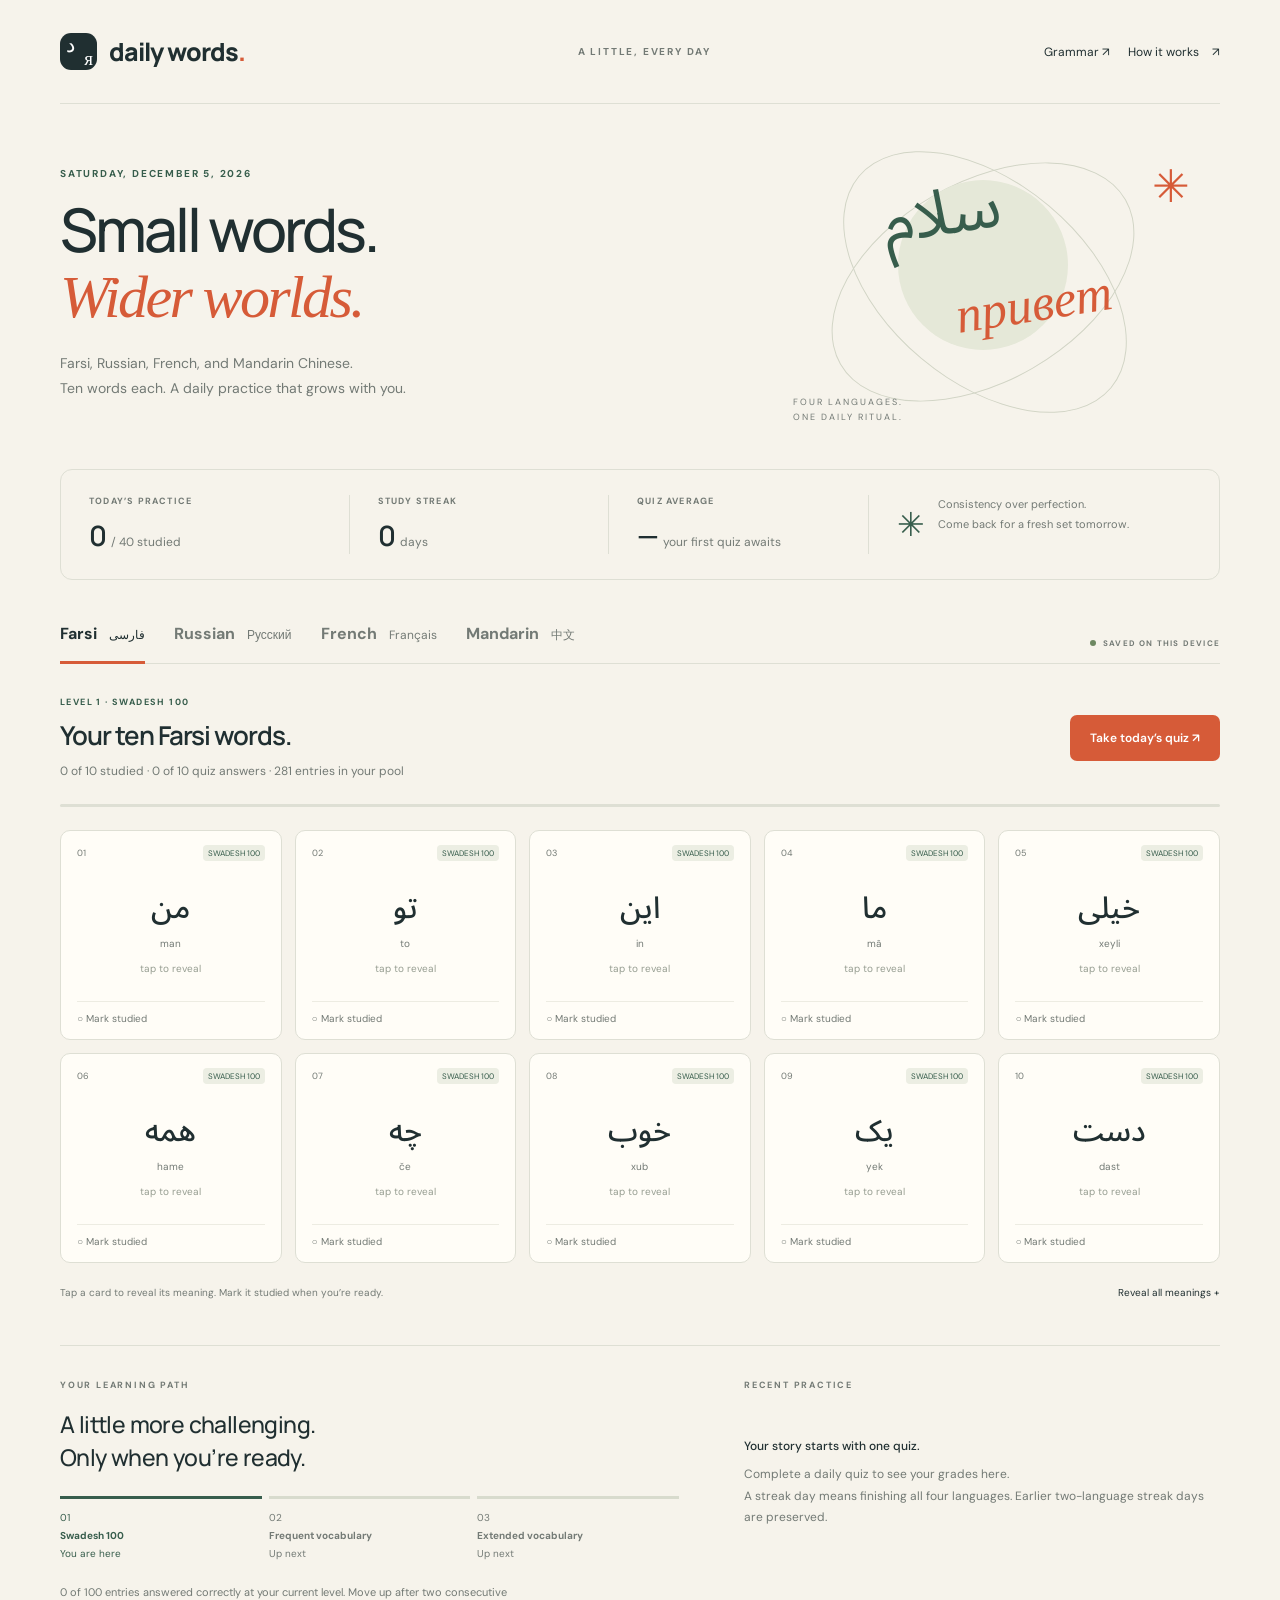
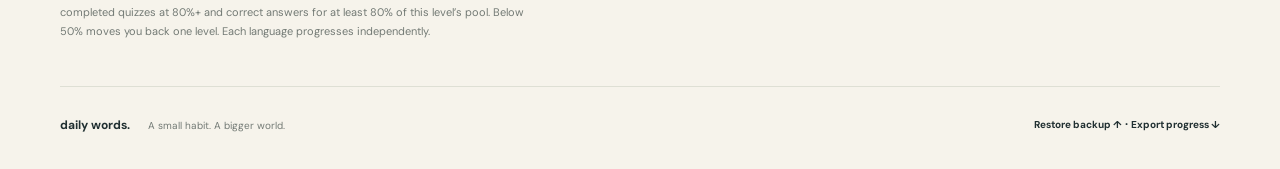
<file: words/index.html>
<!doctype html>
<html lang="en"><head><meta charset="UTF-8"><meta name="viewport" content="width=device-width,initial-scale=1"><meta name="theme-color" content="#f6f3eb"><meta name="description" content="Build a daily habit with ten daily vocabulary entries each in Farsi, Russian, French, and Mandarin Chinese, personal quizzes, and adaptive difficulty."><title>Daily Words · A little, every day.</title><link rel="stylesheet" href="style.css"></head>
<body><div class="shell">
<header style="flex-wrap:wrap;column-gap:18px"><a class="brand" href="./"><span class="brand-icon">د<span>я</span></span>daily words<span class="brand-dot">.</span></a><span class="header-note">A LITTLE, EVERY DAY</span><nav aria-label="Resources" style="display:flex;align-items:center;gap:18px"><a class="plain" href="grammar/">Grammar ↗</a><button class="plain" id="about">How it works <span aria-hidden="true">↗</span></button></nav></header>
<main><section class="intro"><div><div class="eyebrow" id="date"></div><h1>Small words.<br><em>Wider worlds.</em></h1><p>Farsi, Russian, French, and Mandarin Chinese.<br>Ten words each. A daily practice that grows with you.</p></div><div class="art" aria-hidden="true"><span class="orbit o1"></span><span class="orbit o2"></span><span class="sun"></span><span class="art-fa">سلام</span><span class="art-ru">привет</span><span class="art-note">FOUR LANGUAGES.<br>ONE DAILY RITUAL.</span><span class="spark">✳</span></div></section>
<div id="storage-warning" role="status" hidden>Browser storage is unavailable. Your progress will last only for this visit.</div>
<section class="stats" aria-label="Your progress"><div><span class="stat-label">TODAY’S PRACTICE</span><strong id="daily-stat">0 <small>/ 40 words</small></strong></div><div><span class="stat-label">STUDY STREAK</span><strong id="streak-stat">0 <small>days</small></strong></div><div><span class="stat-label">QUIZ AVERAGE</span><strong id="average-stat">— <small>just getting started</small></strong></div><div class="stats-note"><span class="mini-star">✳</span><span>Consistency over perfection.<br>Come back for a fresh set tomorrow.</span></div></section>
<section class="workspace"><div class="workspace-top"><div class="tabs" role="tablist" aria-label="Practice language"><button id="tab-fa" role="tab" aria-selected="true" data-lang="fa">Farsi <span lang="fa" dir="rtl">فارسی</span></button><button id="tab-ru" role="tab" aria-selected="false" data-lang="ru">Russian <span lang="ru">Русский</span></button><button id="tab-fr" role="tab" aria-selected="false" data-lang="fr">French <span lang="fr">Français</span></button><button id="tab-zh" role="tab" aria-selected="false" data-lang="zh">Mandarin <span lang="zh-Hans">中文</span></button></div><span class="local-badge"><span></span> SAVED ON THIS DEVICE</span></div>
<div id="language-panel" role="tabpanel" aria-labelledby="tab-fa"><div class="lesson-heading"><div><div class="eyebrow" id="level-tag"></div><h2 id="lesson-title"></h2><p id="lesson-note"></p></div><button class="primary" id="quiz-start">Take today’s quiz <span aria-hidden="true">↗</span></button></div><div class="lesson-progress"><div id="progress-fill"></div></div><div class="card-grid" id="cards"></div><div class="lesson-footer"><span>Tap a card to reveal its meaning. Mark it studied when you’re ready.</span><button id="reveal-all" class="plain">Reveal all meanings +</button></div></div></section>
<section class="bottom-grid"><div class="path"><div class="eyebrow">YOUR LEARNING PATH</div><h3>A little more challenging.<br>Only when you’re ready.</h3><div class="steps" id="steps"></div><p>Score 80% or higher on two daily quizzes in a row to move up. A score below 50% takes you back one level for practice. Each language progresses independently.</p></div><div class="history"><div class="eyebrow">RECENT PRACTICE</div><div id="history"></div></div></section>
</main><footer><span>daily words. <span class="muted">A small habit. A bigger world.</span></span><div><button class="plain" id="restore">Restore backup ↑</button> · <button class="plain" id="export">Export progress ↓</button></div></footer></div>
<input id="backup-file" type="file" accept="application/json,.json" hidden><dialog id="modal"><button class="close plain" aria-label="Close dialog">✕</button><div id="modal-content"></div></dialog><div id="toast" role="status"></div><script type="module" src="app.js"></script></body></html>
</file>
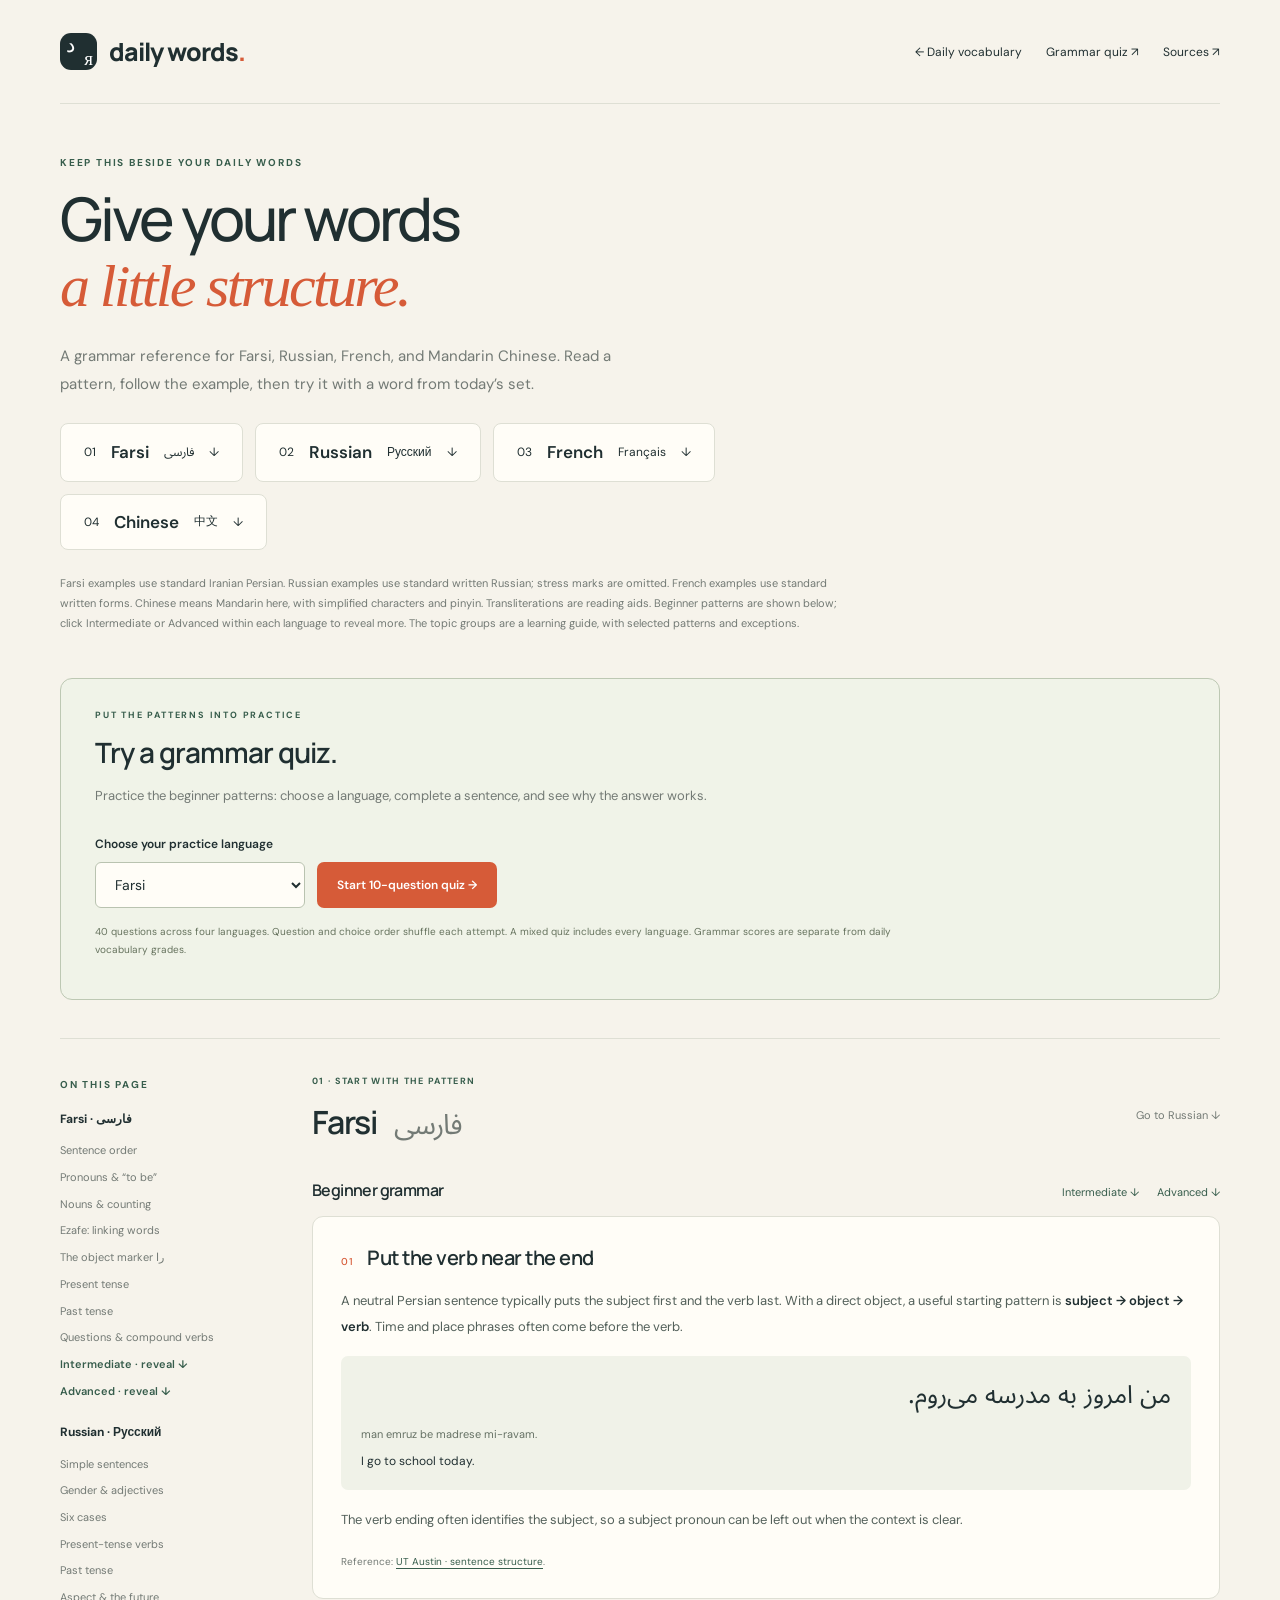
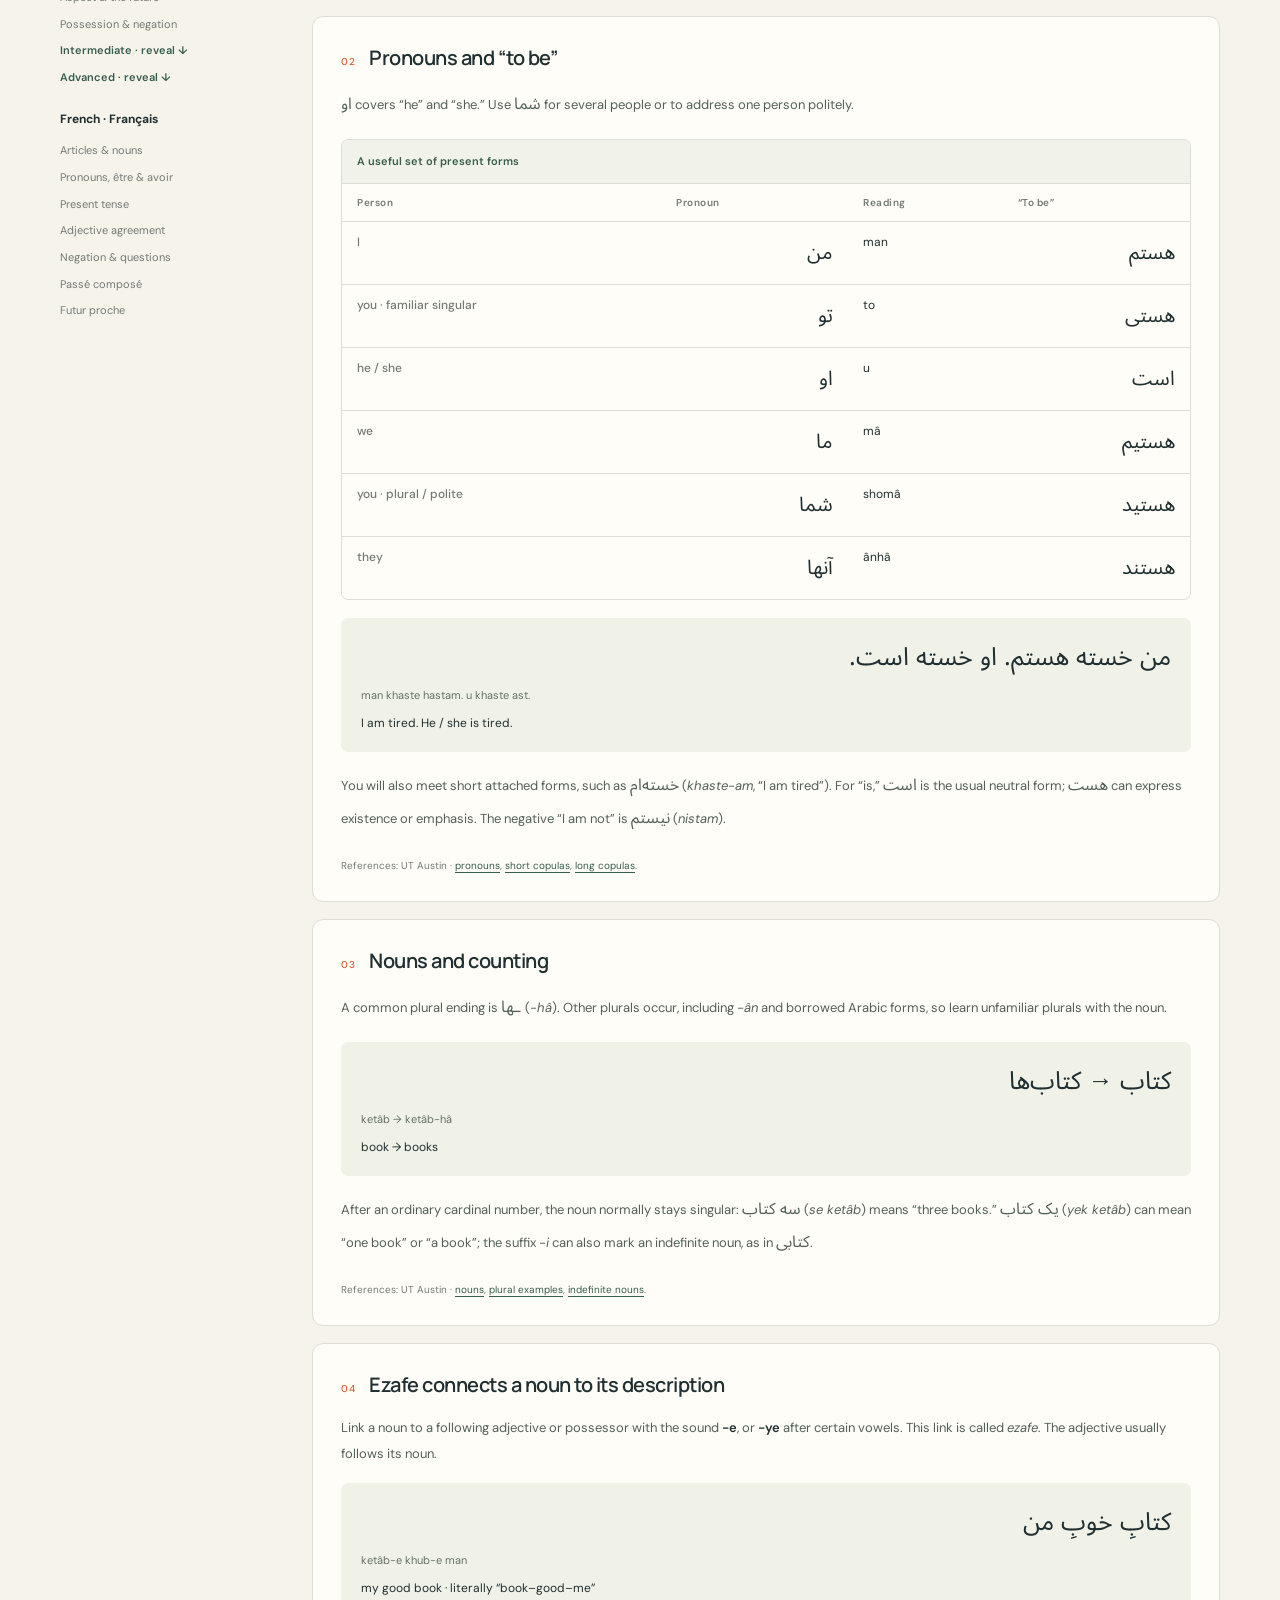
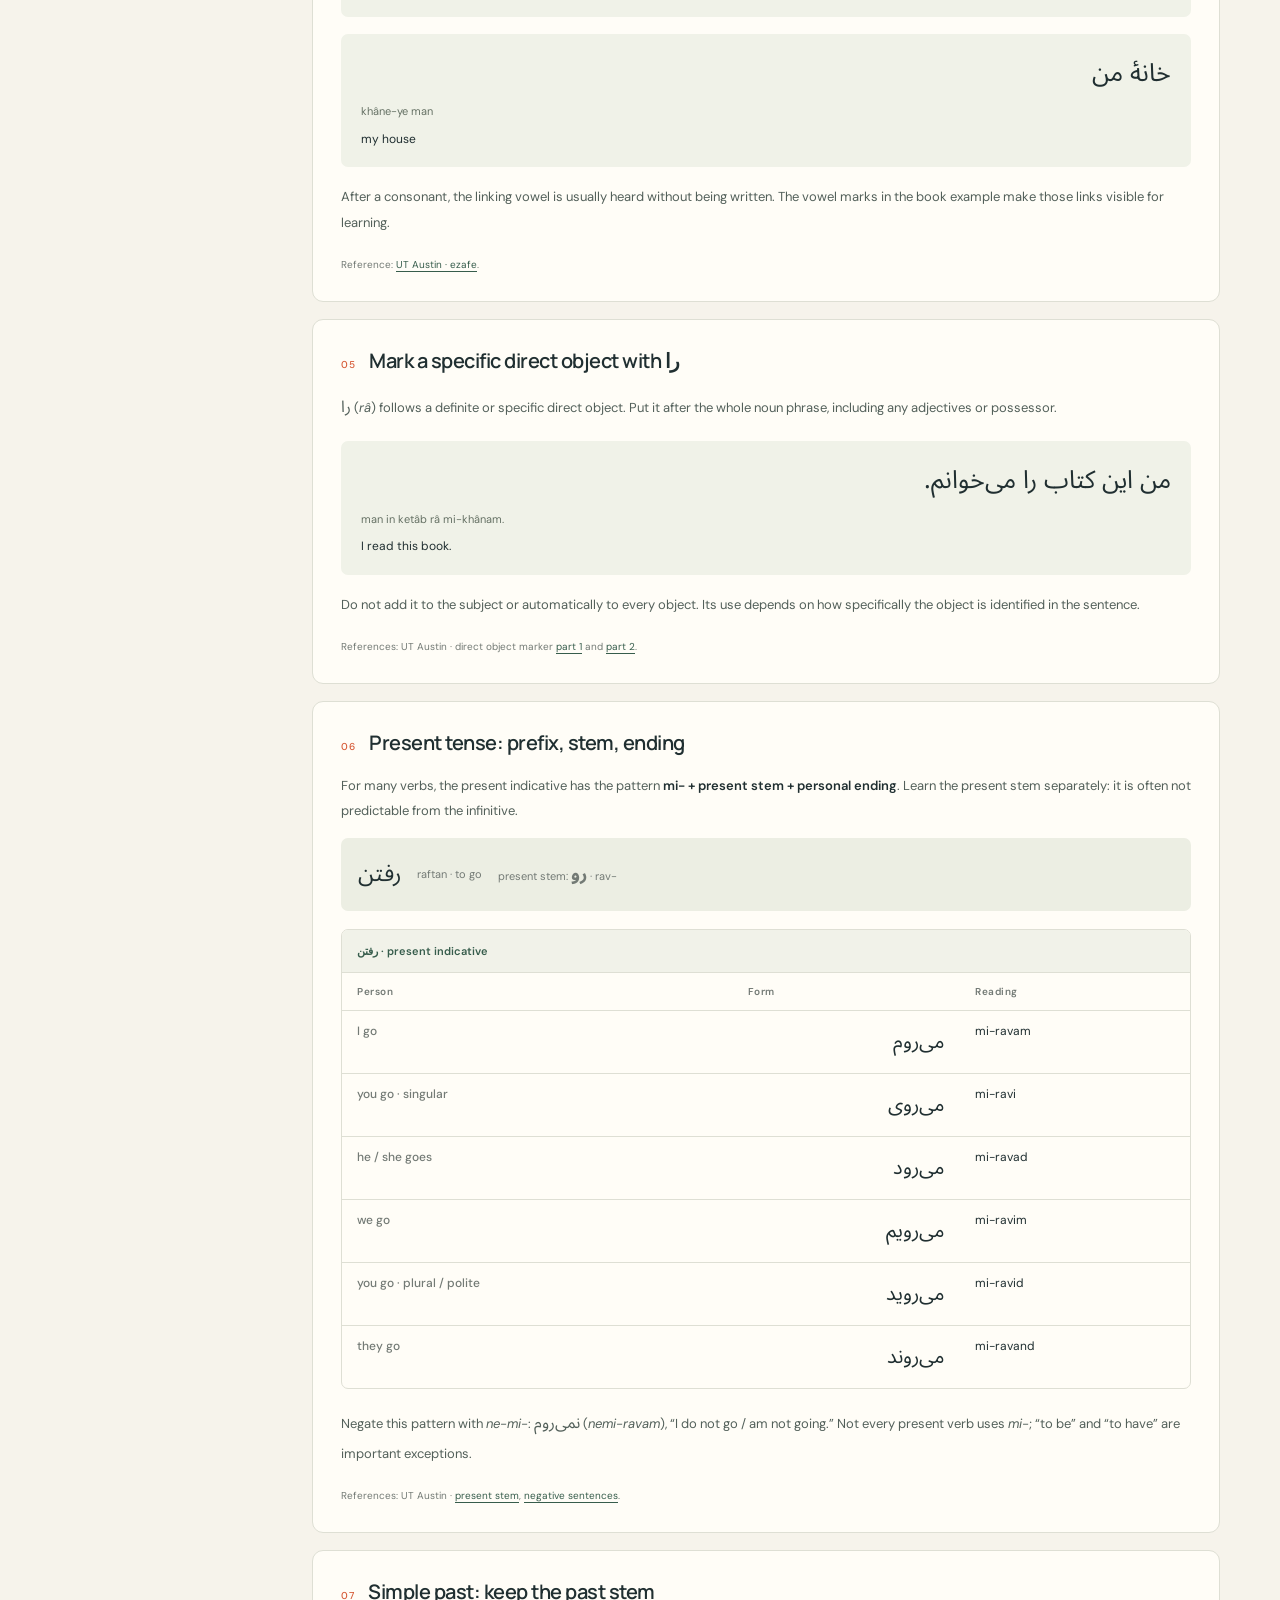
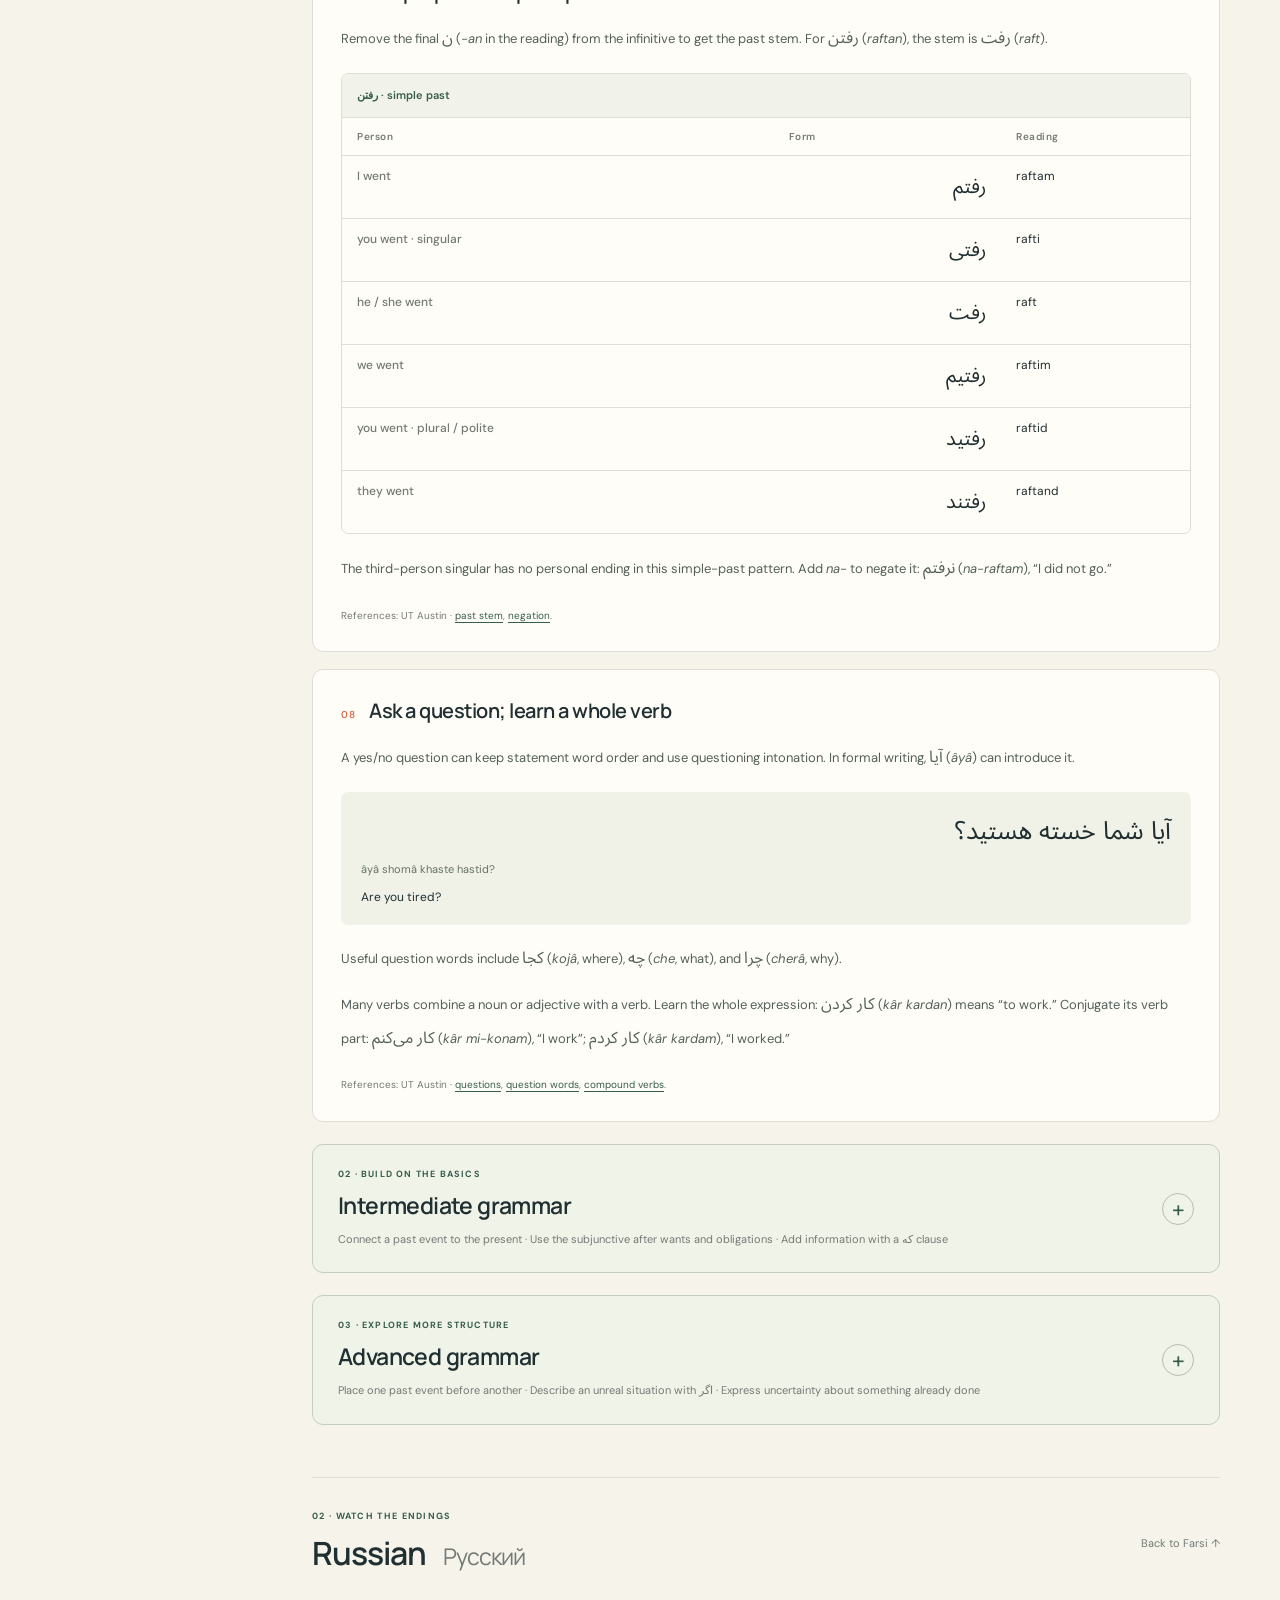
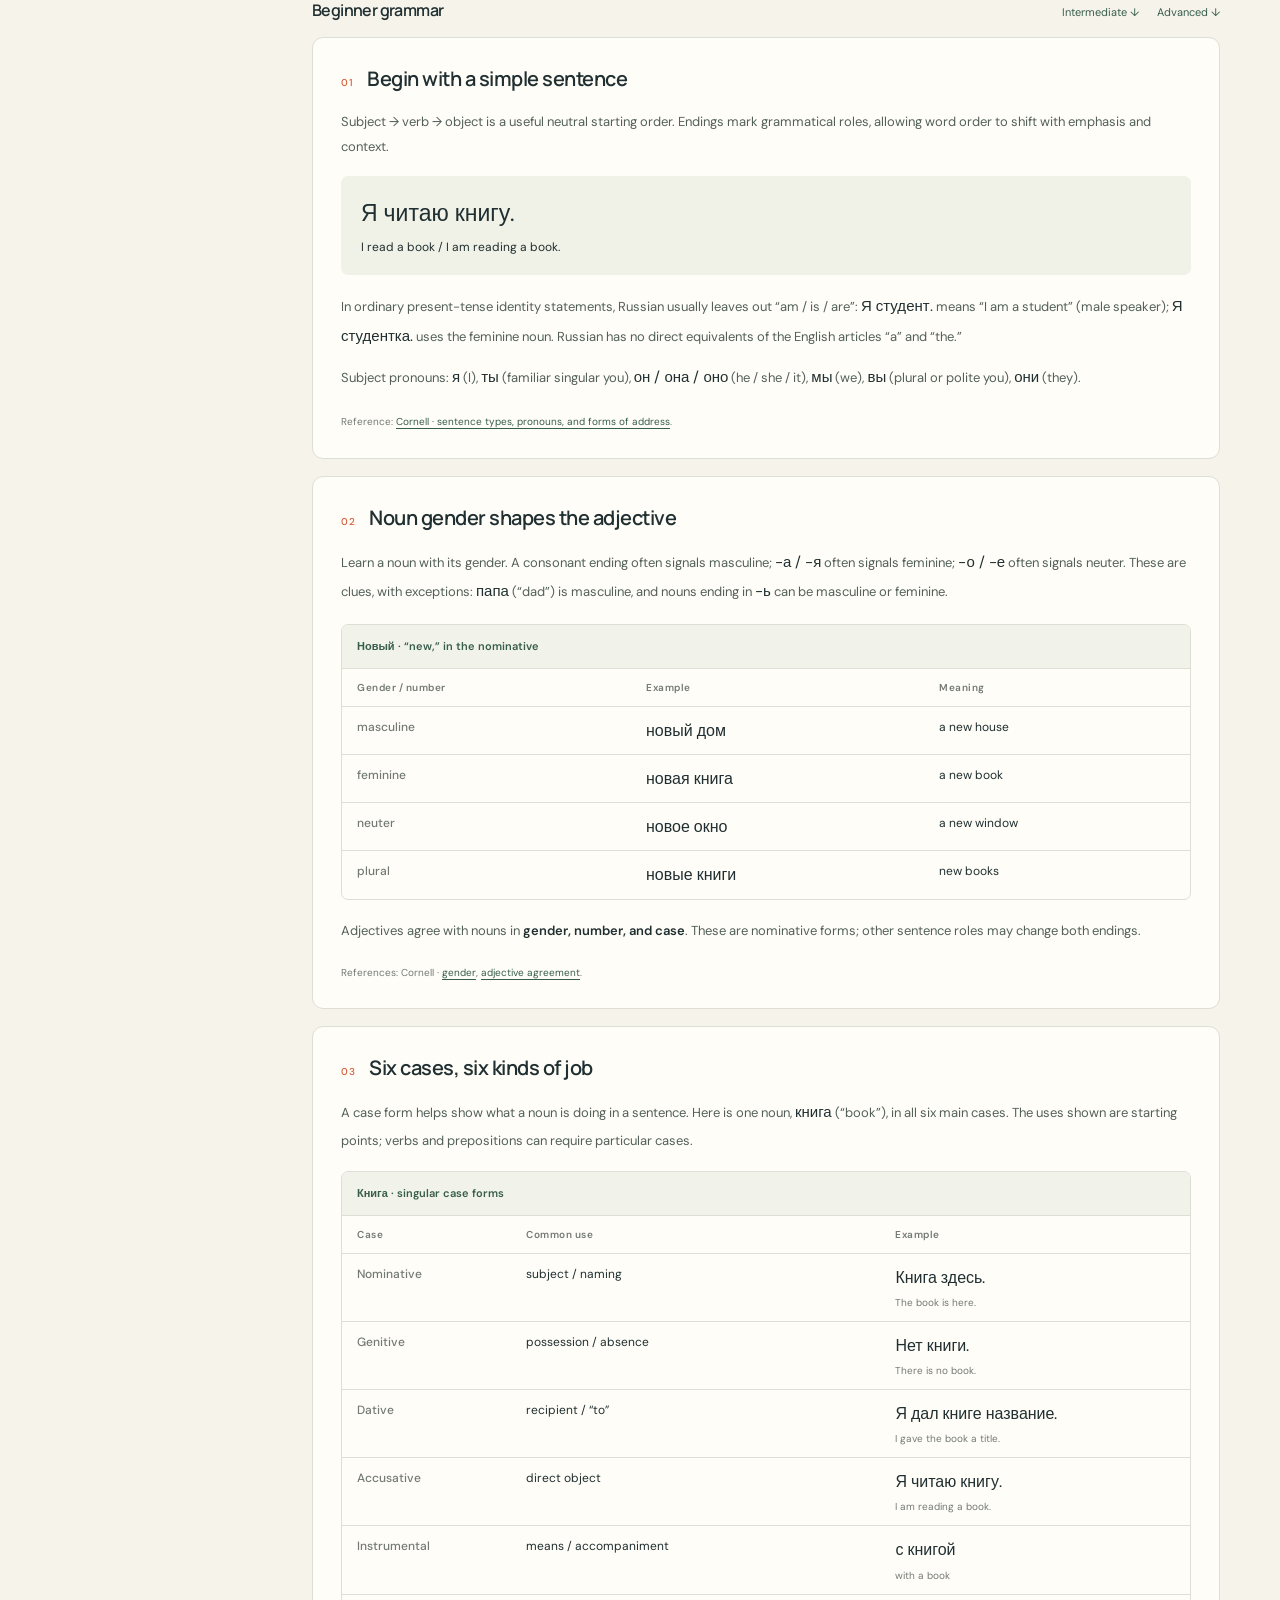
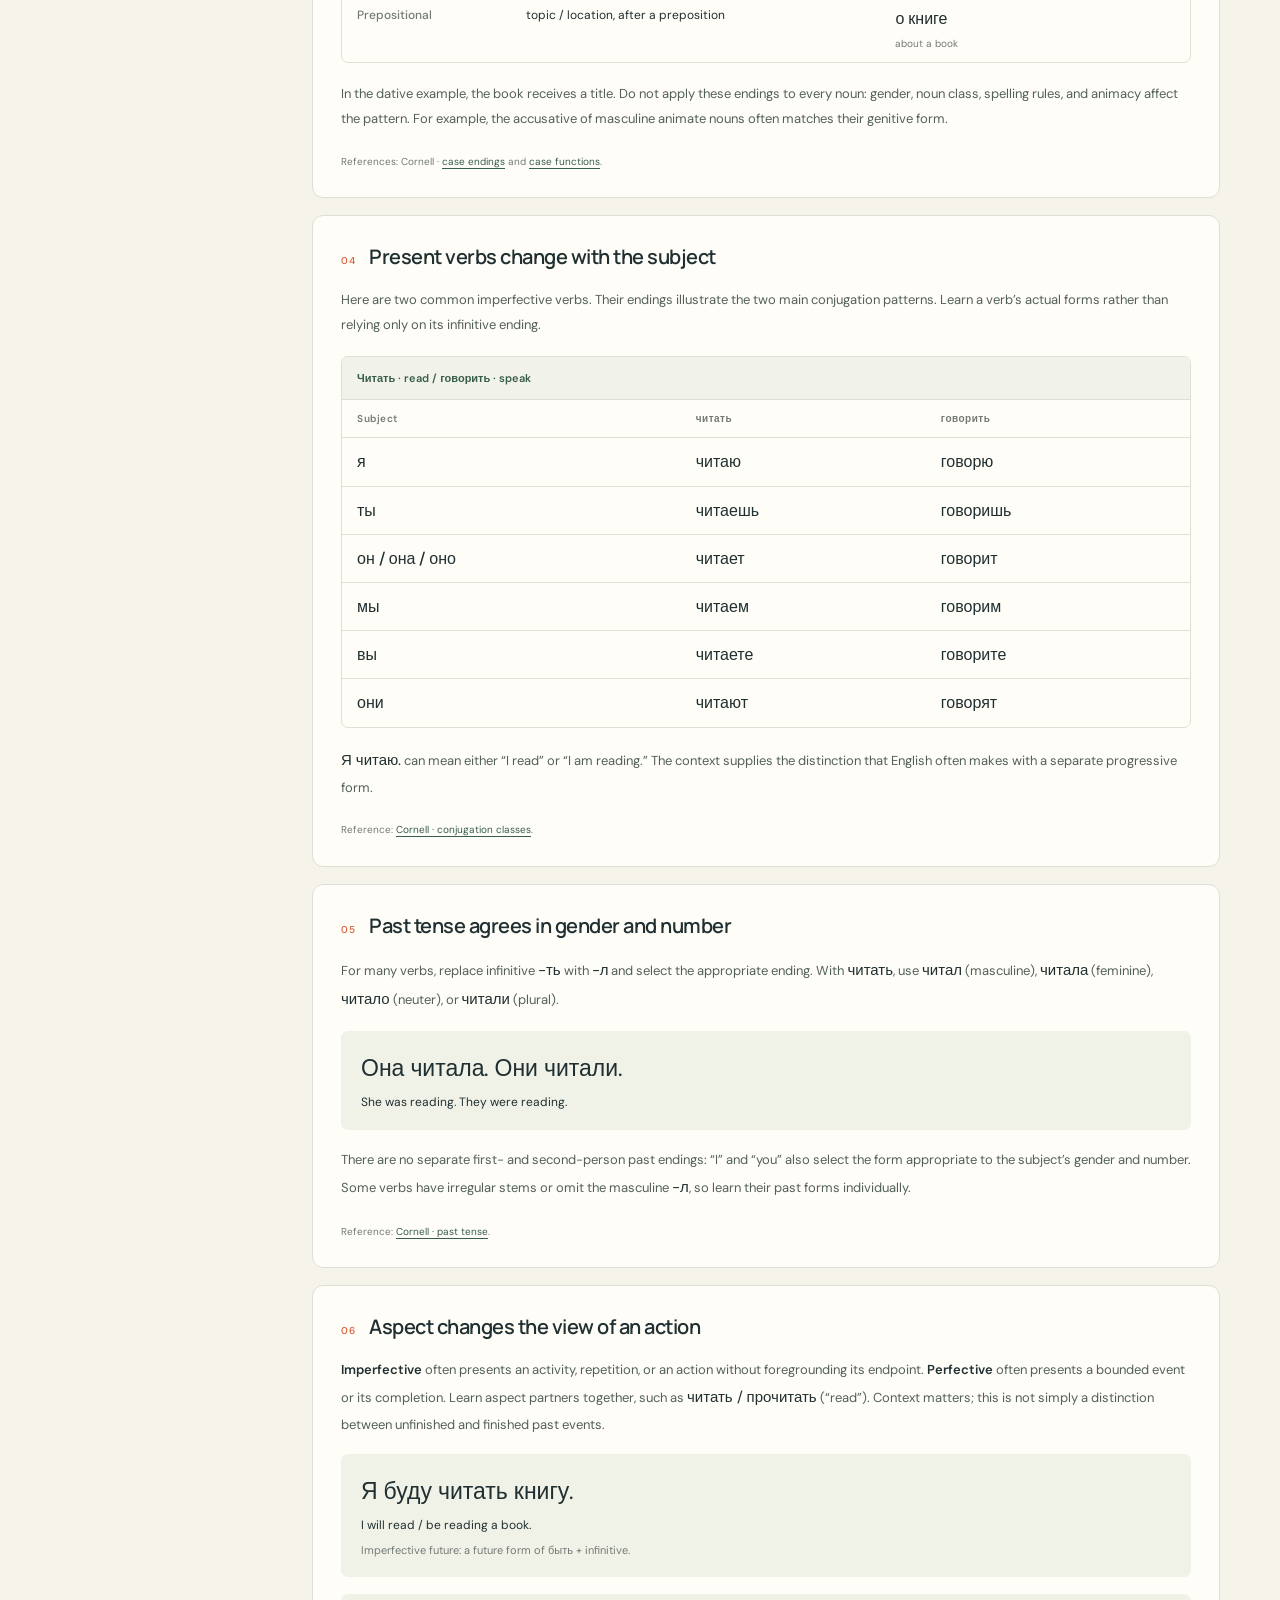
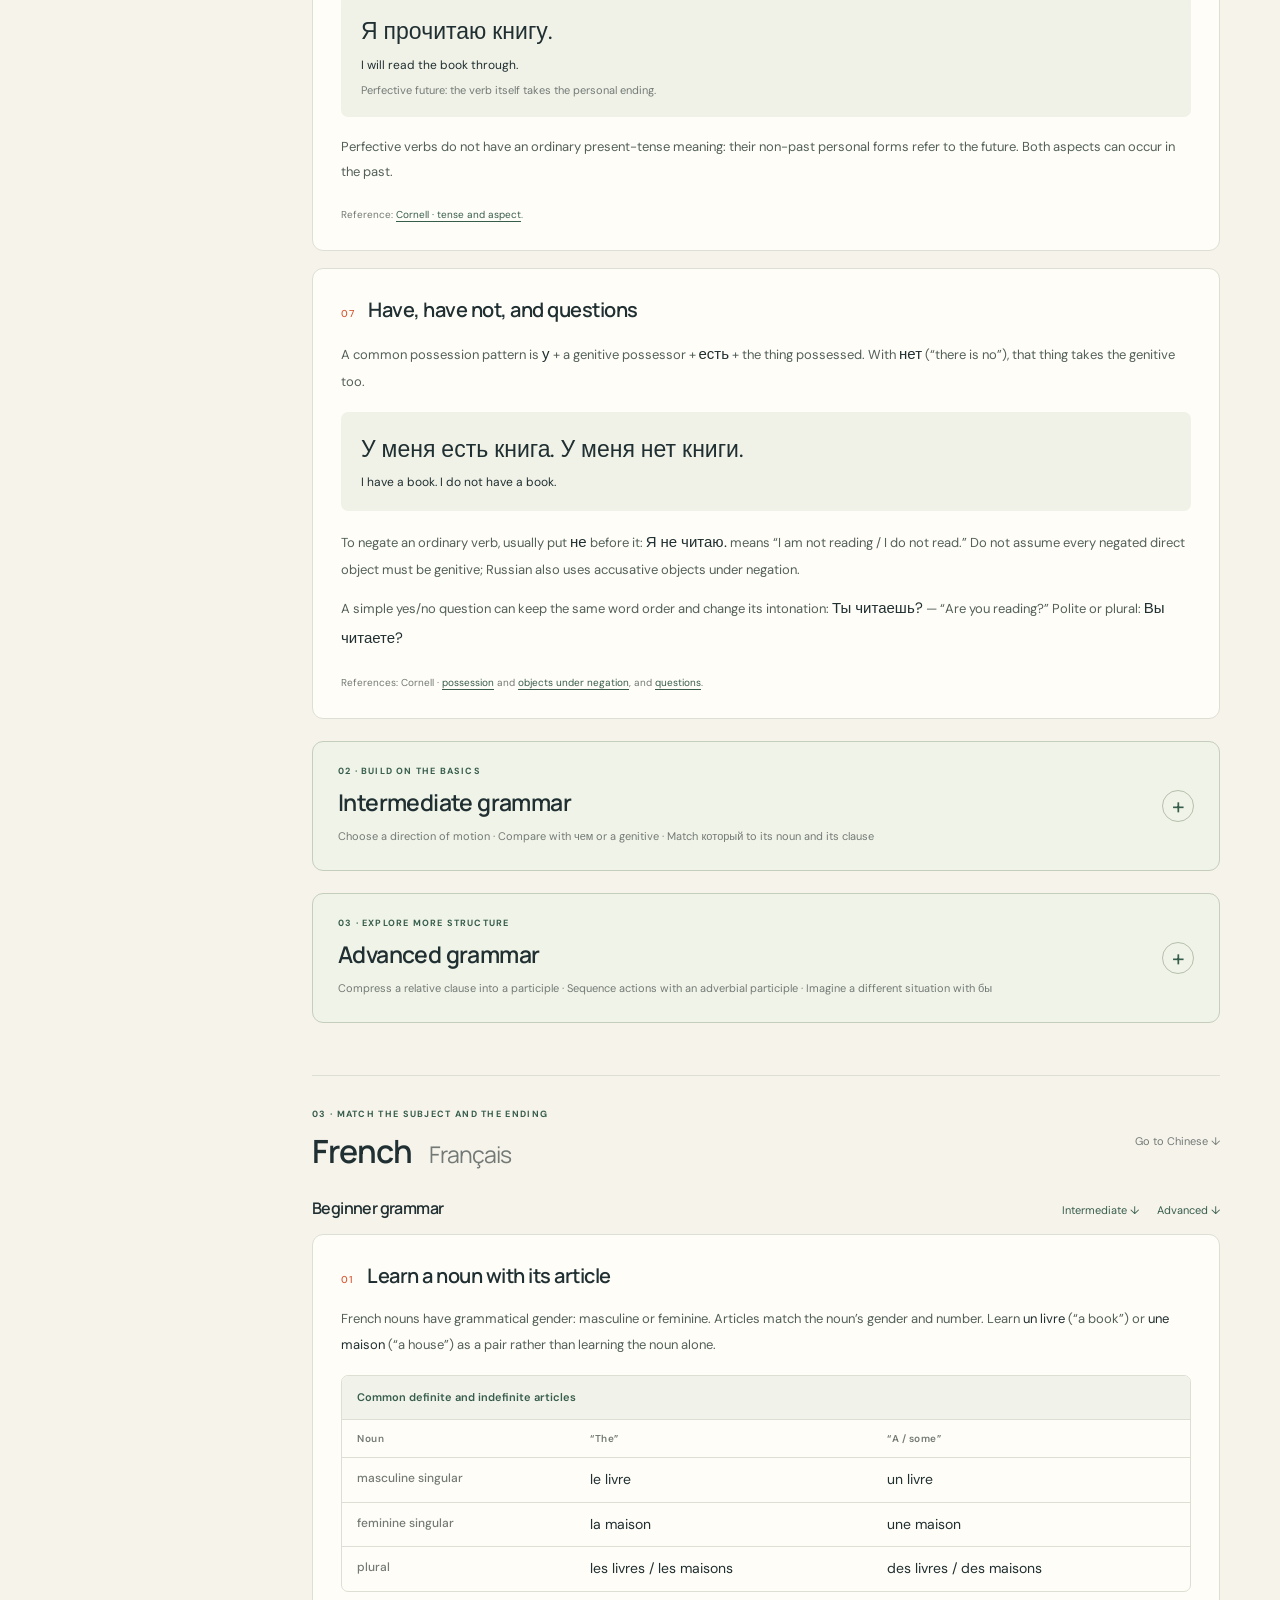
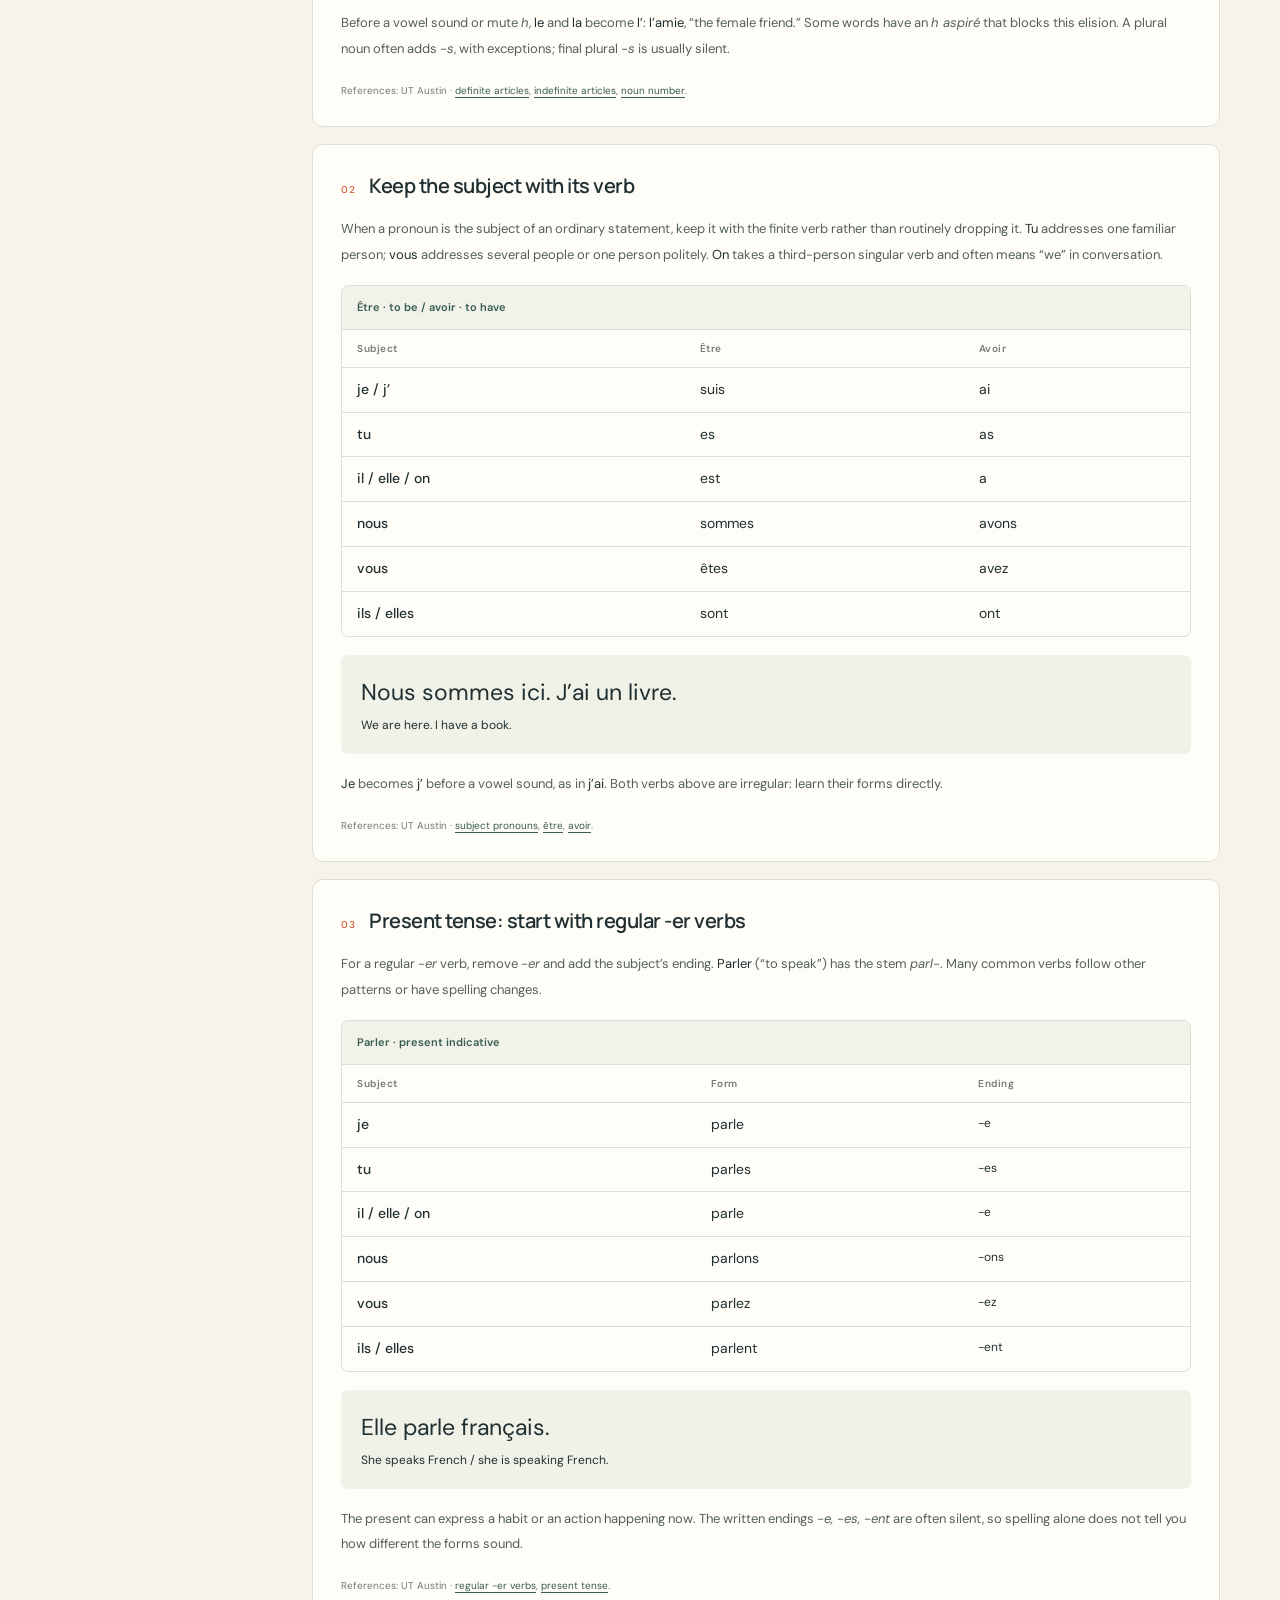
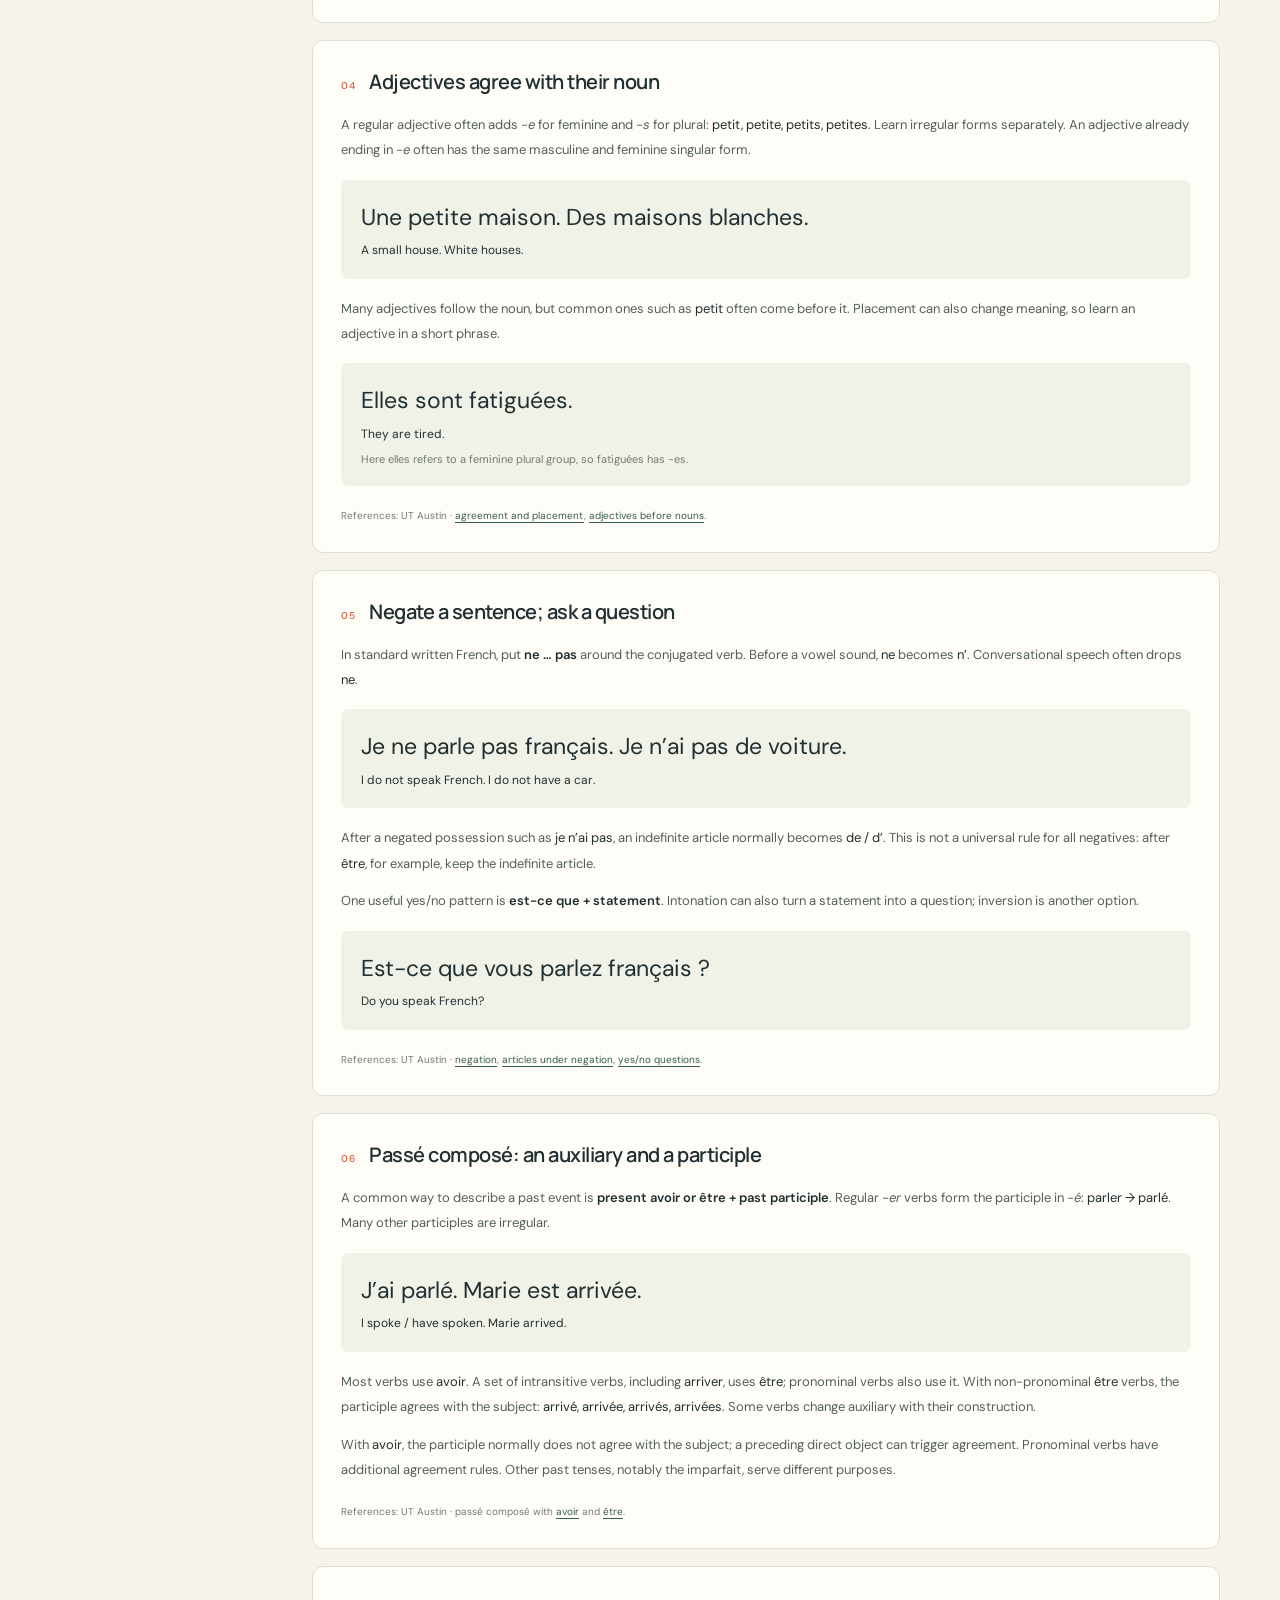
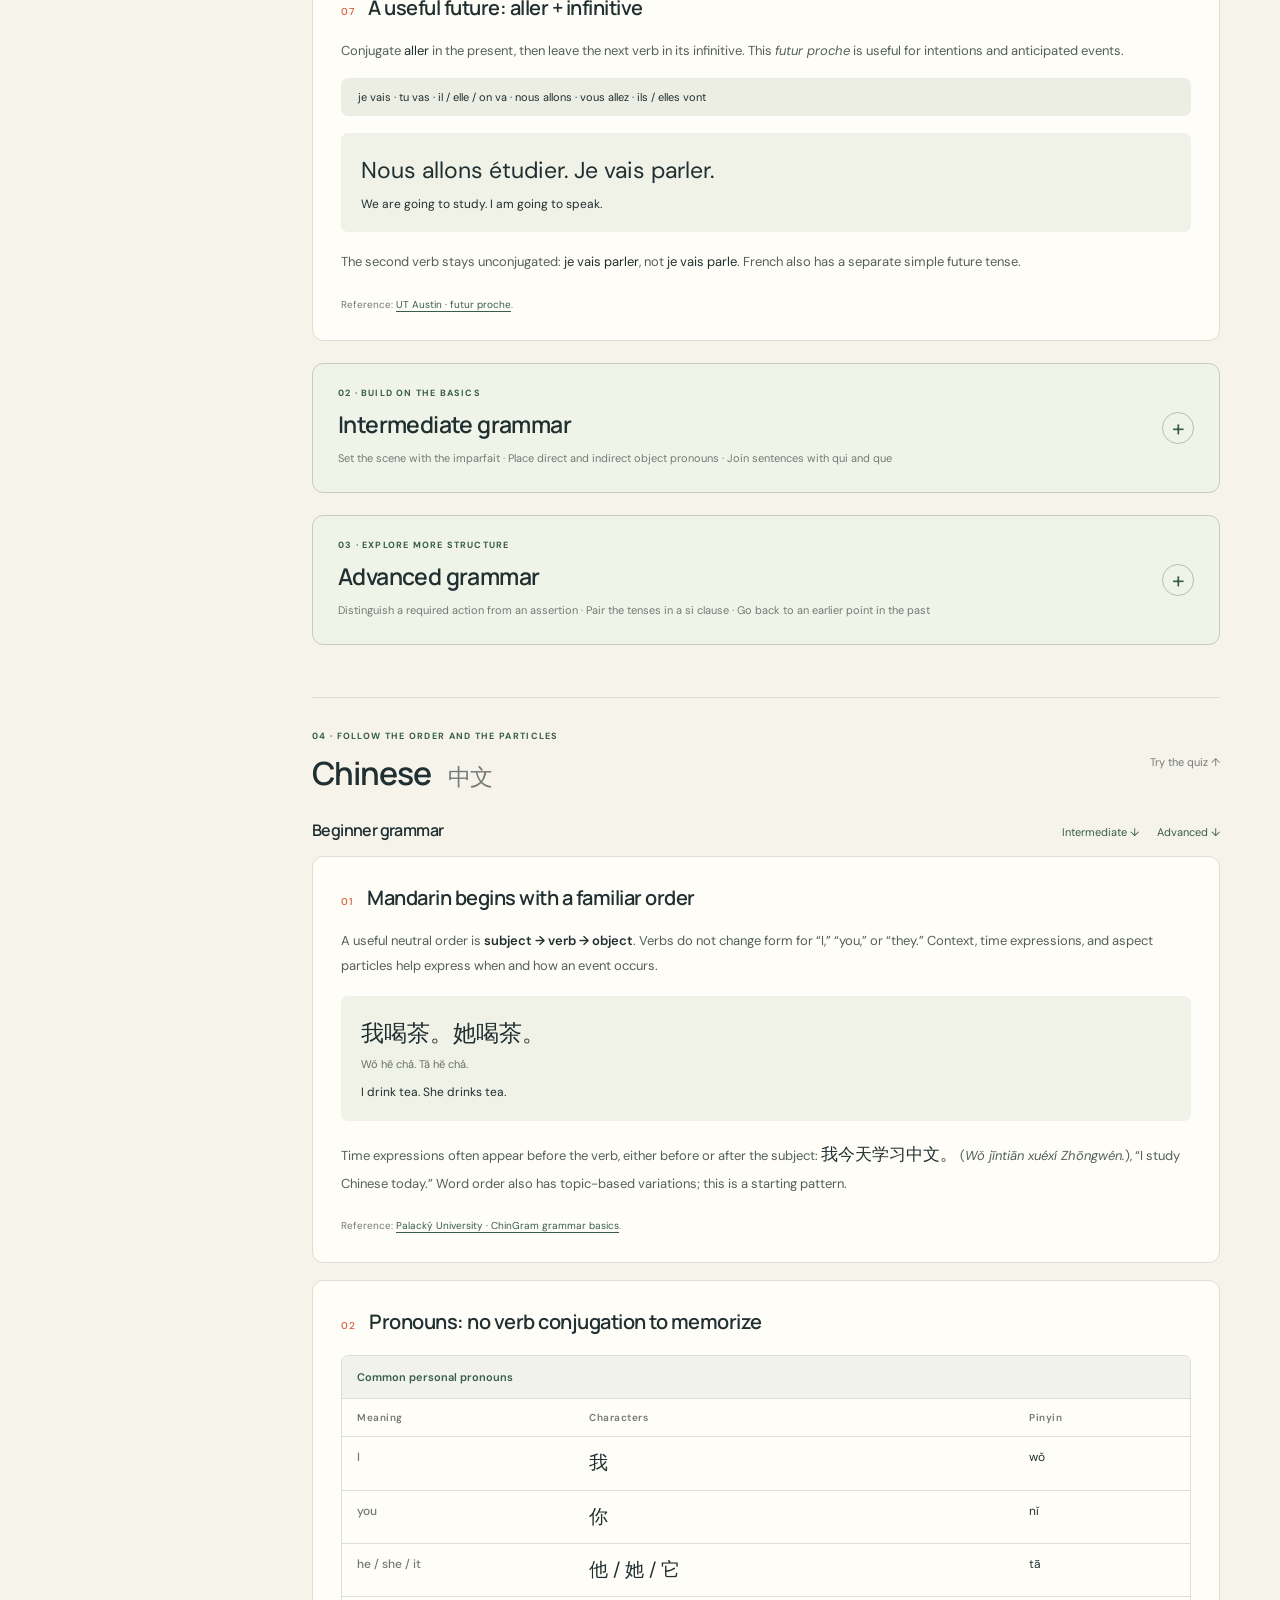
<file: words/grammar/index.html>
<!doctype html>
<html lang="en">
<head><meta charset="UTF-8"><meta name="viewport" content="width=device-width,initial-scale=1"><meta name="theme-color" content="#f6f3eb"><meta name="description" content="Beginner, intermediate, and advanced grammar for Farsi, Russian, French, and Mandarin Chinese, with examples, reference tables, and a ten-question practice quiz."><title>Four-Language Grammar &amp; Quiz · Daily Words</title><link rel="stylesheet" href="../style.css"><link rel="stylesheet" href="grammar.css"></head>
<body id="top"><a class="skip-link" href="#reference">Skip to grammar</a><div class="shell">
<header><a class="brand" href="../"><span class="brand-icon" aria-hidden="true">د<span>я</span></span>daily words<span class="brand-dot">.</span></a><nav class="page-links" aria-label="Main navigation"><a class="plain" href="../">← Daily vocabulary</a><a class="plain" href="#grammar-quiz">Grammar quiz ↗</a><a class="plain" href="#sources">Sources ↗</a></nav></header>
<main id="reference"><section class="grammar-intro"><div class="eyebrow">KEEP THIS BESIDE YOUR DAILY WORDS</div><h1>Give your words<br><em>a little structure.</em></h1><p>A grammar reference for Farsi, Russian, French, and Mandarin Chinese. Read a pattern, follow the example, then try it with a word from today’s set.</p><div class="language-links" aria-label="Choose a language"><a href="#farsi">01 <strong>Farsi</strong> <span lang="fa" dir="rtl">فارسی</span> ↓</a><a href="#russian">02 <strong>Russian</strong> <span lang="ru">Русский</span> ↓</a><a href="#french">03 <strong>French</strong> <span lang="fr">Français</span> ↓</a><a href="#chinese">04 <strong>Chinese</strong> <span lang="zh-Hans">中文</span> ↓</a></div><p class="scope">Farsi examples use standard Iranian Persian. Russian examples use standard written Russian; stress marks are omitted. French examples use standard written forms. Chinese means Mandarin here, with simplified characters and pinyin. Transliterations are reading aids. Beginner patterns are shown below; click Intermediate or Advanced within each language to reveal more. The topic groups are a learning guide, with selected patterns and exceptions.</p></section>
<section id="grammar-quiz" class="grammar-quiz" aria-labelledby="grammar-quiz-title"><div class="eyebrow">PUT THE PATTERNS INTO PRACTICE</div><h2 id="grammar-quiz-title">Try a grammar quiz.</h2><p>Practice the beginner patterns: choose a language, complete a sentence, and see why the answer works.</p><div id="quiz-app"><p>The grammar reference below works without JavaScript. Enable JavaScript to use the optional practice quiz.</p></div></section><div class="grammar-layout"><aside class="contents"><nav aria-label="Grammar contents"><p class="eyebrow">ON THIS PAGE</p><a class="language-nav" href="#farsi">Farsi · <span lang="fa" dir="rtl">فارسی</span></a><a href="#fa-order">Sentence order</a><a href="#fa-pronouns">Pronouns &amp; “to be”</a><a href="#fa-nouns">Nouns &amp; counting</a><a href="#fa-ezafe">Ezafe: linking words</a><a href="#fa-object">The object marker را</a><a href="#fa-present">Present tense</a><a href="#fa-past">Past tense</a><a href="#fa-questions">Questions &amp; compound verbs</a><a class="level-nav" href="#fa-intermediate">Intermediate · reveal ↓</a><a class="level-nav" href="#fa-advanced">Advanced · reveal ↓</a><a class="language-nav" href="#russian">Russian · <span lang="ru">Русский</span></a><a href="#ru-sentences">Simple sentences</a><a href="#ru-gender">Gender &amp; adjectives</a><a href="#ru-cases">Six cases</a><a href="#ru-present">Present-tense verbs</a><a href="#ru-past">Past tense</a><a href="#ru-aspect">Aspect &amp; the future</a><a href="#ru-possession">Possession &amp; negation</a><a class="level-nav" href="#ru-intermediate">Intermediate · reveal ↓</a><a class="level-nav" href="#ru-advanced">Advanced · reveal ↓</a><a class="language-nav" href="#french">French · Français</a><a href="#fr-articles">Articles &amp; nouns</a><a href="#fr-pronouns">Pronouns, être &amp; avoir</a><a href="#fr-present">Present tense</a><a href="#fr-adjectives">Adjective agreement</a><a href="#fr-questions">Negation &amp; questions</a><a href="#fr-past">Passé composé</a><a href="#fr-future">Futur proche</a><a class="level-nav" href="#fr-intermediate">Intermediate · reveal ↓</a><a class="level-nav" href="#fr-advanced">Advanced · reveal ↓</a><a class="language-nav" href="#chinese">Chinese · <span lang="zh-Hans">中文</span></a><a href="#zh-order">Sentence order</a><a href="#zh-pronouns">Pronouns</a><a href="#zh-predicates">是 &amp; adjective predicates</a><a href="#zh-negation">不 &amp; 没</a><a href="#zh-nouns">Measure words</a><a href="#zh-de">Possession with 的</a><a href="#zh-questions">Questions</a><a href="#zh-aspect">Aspect with 了</a><a class="level-nav" href="#zh-intermediate">Intermediate · reveal ↓</a><a class="level-nav" href="#zh-advanced">Advanced · reveal ↓</a><a class="language-nav" href="#grammar-quiz">Take a grammar quiz ↑</a><a class="language-nav" href="#sources">Sources &amp; further reading</a></nav></aside>
<div class="chapters">
<section class="language-section" id="farsi" aria-labelledby="farsi-title"><div class="language-heading"><div><div class="eyebrow">01 · START WITH THE PATTERN</div><h2 id="farsi-title">Farsi <span lang="fa" dir="rtl">فارسی</span></h2></div><a href="#russian">Go to Russian ↓</a></div>
<div class="level-intro"><h3>Beginner grammar</h3><div class="level-jumps"><a href="#fa-intermediate">Intermediate ↓</a><a href="#fa-advanced">Advanced ↓</a></div></div>
<article class="grammar-card" id="fa-order"><h3><span>01</span> Put the verb near the end</h3><p>A neutral Persian sentence typically puts the subject first and the verb last. With a direct object, a useful starting pattern is <strong>subject → object → verb</strong>. Time and place phrases often come before the verb.</p><div class="example"><p lang="fa" dir="rtl">من امروز به مدرسه می‌روم.</p><span class="reading">man emruz be madrese mi-ravam.</span><p>I go to school today.</p></div><p>The verb ending often identifies the subject, so a subject pronoun can be left out when the context is clear.</p><p class="source">Reference: <a href="https://sites.la.utexas.edu/persian_online_resources/sentence-structure/sentence-structure-1/">UT Austin · sentence structure</a>.</p></article>
<article class="grammar-card" id="fa-pronouns"><h3><span>02</span> Pronouns and “to be”</h3><p><span lang="fa" dir="rtl">او</span> covers “he” and “she.” Use <span lang="fa" dir="rtl">شما</span> for several people or to address one person politely.</p><div class="table-wrap" role="region" aria-label="Persian pronouns and forms of to be" tabindex="0"><table><caption>A useful set of present forms</caption><thead><tr><th scope="col">Person</th><th scope="col">Pronoun</th><th scope="col">Reading</th><th scope="col">“To be”</th></tr></thead><tbody>
<tr><th scope="row">I</th><td lang="fa" dir="rtl">من</td><td>man</td><td lang="fa" dir="rtl">هستم</td></tr><tr><th scope="row">you · familiar singular</th><td lang="fa" dir="rtl">تو</td><td>to</td><td lang="fa" dir="rtl">هستی</td></tr><tr><th scope="row">he / she</th><td lang="fa" dir="rtl">او</td><td>u</td><td lang="fa" dir="rtl">است</td></tr><tr><th scope="row">we</th><td lang="fa" dir="rtl">ما</td><td>mâ</td><td lang="fa" dir="rtl">هستیم</td></tr><tr><th scope="row">you · plural / polite</th><td lang="fa" dir="rtl">شما</td><td>shomâ</td><td lang="fa" dir="rtl">هستید</td></tr><tr><th scope="row">they</th><td lang="fa" dir="rtl">آنها</td><td>ânhâ</td><td lang="fa" dir="rtl">هستند</td></tr>
</tbody></table></div><div class="example"><p lang="fa" dir="rtl">من خسته هستم. او خسته است.</p><span class="reading">man khaste hastam. u khaste ast.</span><p>I am tired. He / she is tired.</p></div><p>You will also meet short attached forms, such as <span lang="fa" dir="rtl">خسته‌ام</span> (<i>khaste-am</i>, “I am tired”). For “is,” <span lang="fa" dir="rtl">است</span> is the usual neutral form; <span lang="fa" dir="rtl">هست</span> can express existence or emphasis. The negative “I am not” is <span lang="fa" dir="rtl">نیستم</span> (<i>nistam</i>).</p><p class="source">References: UT Austin · <a href="https://sites.la.utexas.edu/persian_online_resources/pronouns/">pronouns</a>, <a href="https://sites.la.utexas.edu/persian_online_resources/verbs/verb-to-be/">short copulas</a>, <a href="https://sites.la.utexas.edu/persian_online_resources/verbs/long-copulas-1/">long copulas</a>.</p></article>
<article class="grammar-card" id="fa-nouns"><h3><span>03</span> Nouns and counting</h3><p>A common plural ending is <span lang="fa" dir="rtl">ـها</span> (<i>-hâ</i>). Other plurals occur, including <i>-ân</i> and borrowed Arabic forms, so learn unfamiliar plurals with the noun.</p><div class="example"><p lang="fa" dir="rtl">کتاب → کتاب‌ها</p><span class="reading">ketâb → ketâb-hâ</span><p>book → books</p></div><p>After an ordinary cardinal number, the noun normally stays singular: <span lang="fa" dir="rtl">سه کتاب</span> (<i>se ketâb</i>) means “three books.” <span lang="fa" dir="rtl">یک کتاب</span> (<i>yek ketâb</i>) can mean “one book” or “a book”; the suffix <i>-i</i> can also mark an indefinite noun, as in <span lang="fa" dir="rtl">کتابی</span>.</p><p class="source">References: UT Austin · <a href="https://sites.la.utexas.edu/persian_online_resources/nouns/">nouns</a>, <a href="https://sites.la.utexas.edu/persian_online_resources/demonstratives/">plural examples</a>, <a href="https://sites.la.utexas.edu/persian_online_resources/determiners/determiners-2/">indefinite nouns</a>.</p></article>
<article class="grammar-card" id="fa-ezafe"><h3><span>04</span> Ezafe connects a noun to its description</h3><p>Link a noun to a following adjective or possessor with the sound <strong>-e</strong>, or <strong>-ye</strong> after certain vowels. This link is called <i>ezafe</i>. The adjective usually follows its noun.</p><div class="example"><p lang="fa" dir="rtl">کتابِ خوبِ من</p><span class="reading">ketâb-e khub-e man</span><p>my good book · literally “book–good–me”</p></div><div class="example"><p lang="fa" dir="rtl">خانهٔ من</p><span class="reading">khâne-ye man</span><p>my house</p></div><p>After a consonant, the linking vowel is usually heard without being written. The vowel marks in the book example make those links visible for learning.</p><p class="source">Reference: <a href="https://sites.la.utexas.edu/persian_online_resources/language-specific-grammar/ezfe/">UT Austin · ezafe</a>.</p></article>
<article class="grammar-card" id="fa-object"><h3><span>05</span> Mark a specific direct object with را</h3><p><span lang="fa" dir="rtl">را</span> (<i>râ</i>) follows a definite or specific direct object. Put it after the whole noun phrase, including any adjectives or possessor.</p><div class="example"><p lang="fa" dir="rtl">من این کتاب را می‌خوانم.</p><span class="reading">man in ketâb râ mi-khânam.</span><p>I read this book.</p></div><p>Do not add it to the subject or automatically to every object. Its use depends on how specifically the object is identified in the sentence.</p><p class="source">References: UT Austin · direct object marker <a href="https://sites.la.utexas.edu/persian_online_resources/language-specific-grammar/direct-object-marker-1/">part 1</a> and <a href="https://sites.la.utexas.edu/persian_online_resources/language-specific-grammar/direct-object-marker-2/">part 2</a>.</p></article>
<article class="grammar-card" id="fa-present"><h3><span>06</span> Present tense: prefix, stem, ending</h3><p>For many verbs, the present indicative has the pattern <strong>mi- + present stem + personal ending</strong>. Learn the present stem separately: it is often not predictable from the infinitive.</p><div class="pattern"><span lang="fa" dir="rtl">رفتن</span> <span>raftan · to go</span> <span>present stem: <b lang="fa" dir="rtl">رو</b> · rav-</span></div><div class="table-wrap" role="region" aria-label="Persian present tense of to go" tabindex="0"><table><caption>رفتن · present indicative</caption><thead><tr><th scope="col">Person</th><th scope="col">Form</th><th scope="col">Reading</th></tr></thead><tbody><tr><th scope="row">I go</th><td lang="fa" dir="rtl">می‌روم</td><td>mi-ravam</td></tr><tr><th scope="row">you go · singular</th><td lang="fa" dir="rtl">می‌روی</td><td>mi-ravi</td></tr><tr><th scope="row">he / she goes</th><td lang="fa" dir="rtl">می‌رود</td><td>mi-ravad</td></tr><tr><th scope="row">we go</th><td lang="fa" dir="rtl">می‌رویم</td><td>mi-ravim</td></tr><tr><th scope="row">you go · plural / polite</th><td lang="fa" dir="rtl">می‌روید</td><td>mi-ravid</td></tr><tr><th scope="row">they go</th><td lang="fa" dir="rtl">می‌روند</td><td>mi-ravand</td></tr></tbody></table></div><p>Negate this pattern with <i>ne-mi-</i>: <span lang="fa" dir="rtl">نمی‌روم</span> (<i>nemi-ravam</i>), “I do not go / am not going.” Not every present verb uses <i>mi-</i>; “to be” and “to have” are important exceptions.</p><p class="source">References: UT Austin · <a href="https://sites.la.utexas.edu/persian_online_resources/verbs/present-stem/">present stem</a>, <a href="https://sites.la.utexas.edu/persian_online_resources/sentence-structure/scentence-types/">negative sentences</a>.</p></article>
<article class="grammar-card" id="fa-past"><h3><span>07</span> Simple past: keep the past stem</h3><p>Remove the final <span lang="fa" dir="rtl">ن</span> (<i>-an</i> in the reading) from the infinitive to get the past stem. For <span lang="fa" dir="rtl">رفتن</span> (<i>raftan</i>), the stem is <span lang="fa" dir="rtl">رفت</span> (<i>raft</i>).</p><div class="table-wrap" role="region" aria-label="Persian simple past of to go" tabindex="0"><table><caption>رفتن · simple past</caption><thead><tr><th scope="col">Person</th><th scope="col">Form</th><th scope="col">Reading</th></tr></thead><tbody><tr><th scope="row">I went</th><td lang="fa" dir="rtl">رفتم</td><td>raftam</td></tr><tr><th scope="row">you went · singular</th><td lang="fa" dir="rtl">رفتی</td><td>rafti</td></tr><tr><th scope="row">he / she went</th><td lang="fa" dir="rtl">رفت</td><td>raft</td></tr><tr><th scope="row">we went</th><td lang="fa" dir="rtl">رفتیم</td><td>raftim</td></tr><tr><th scope="row">you went · plural / polite</th><td lang="fa" dir="rtl">رفتید</td><td>raftid</td></tr><tr><th scope="row">they went</th><td lang="fa" dir="rtl">رفتند</td><td>raftand</td></tr></tbody></table></div><p>The third-person singular has no personal ending in this simple-past pattern. Add <i>na-</i> to negate it: <span lang="fa" dir="rtl">نرفتم</span> (<i>na-raftam</i>), “I did not go.”</p><p class="source">References: UT Austin · <a href="https://sites.la.utexas.edu/persian_online_resources/verbs/past-stem-2/">past stem</a>, <a href="https://sites.la.utexas.edu/persian_online_resources/sentence-structure/scentence-types/">negation</a>.</p></article>
<article class="grammar-card" id="fa-questions"><h3><span>08</span> Ask a question; learn a whole verb</h3><p>A yes/no question can keep statement word order and use questioning intonation. In formal writing, <span lang="fa" dir="rtl">آیا</span> (<i>âyâ</i>) can introduce it.</p><div class="example"><p lang="fa" dir="rtl">آیا شما خسته هستید؟</p><span class="reading">âyâ shomâ khaste hastid?</span><p>Are you tired?</p></div><p>Useful question words include <span lang="fa" dir="rtl">کجا</span> (<i>kojâ</i>, where), <span lang="fa" dir="rtl">چه</span> (<i>che</i>, what), and <span lang="fa" dir="rtl">چرا</span> (<i>cherâ</i>, why).</p><p>Many verbs combine a noun or adjective with a verb. Learn the whole expression: <span lang="fa" dir="rtl">کار کردن</span> (<i>kâr kardan</i>) means “to work.” Conjugate its verb part: <span lang="fa" dir="rtl">کار می‌کنم</span> (<i>kâr mi-konam</i>), “I work”; <span lang="fa" dir="rtl">کار کردم</span> (<i>kâr kardam</i>), “I worked.”</p><p class="source">References: UT Austin · <a href="https://sites.la.utexas.edu/persian_online_resources/sentence-structure/scentence-types/">questions</a>, <a href="https://sites.la.utexas.edu/persian_online_resources/5-ws-h/">question words</a>, <a href="https://sites.la.utexas.edu/persian_online_resources/verbs/complex-compound-verbs/">compound verbs</a>.</p></article>
<details class="grammar-level" id="fa-intermediate"><summary><span class="level-summary"><span class="eyebrow">02 · BUILD ON THE BASICS</span><span class="level-title">Intermediate grammar</span><span class="level-topics">Connect a past event to the present · Use the subjunctive after wants and obligations · Add information with a که clause</span></span><span class="level-toggle" aria-hidden="true"></span></summary><div class="level-body"><p class="level-note">Connect ideas and develop the patterns introduced above. Select the heading again to collapse this section.</p><article class="grammar-card" id="fa-perfect"><h3><span>01</span> Connect a past event to the present</h3><p>The present perfect combines a <strong>past participle + present copula</strong>. For a regular participle, add <i>-e</i> to the past stem: <i>khând</i> → <i>khânde</i>. The personal part changes: <i>khânde-am</i>, <i>khânde-i</i>, <i>khânde ast</i>.</p><div class="example"><p lang="fa" dir="rtl">من این کتاب را خوانده‌ام.</p><span class="reading">man in ketâb râ khânde-am.</span><p>I have read this book.</p></div><p>Negation attaches to the participle: <i>na-khânde-am</i>, “I have not read.” This tense can also report information learned indirectly; its uses do not match English present perfect in every context.</p><p class="source">Reference: <a href="https://sites.la.utexas.edu/persian_online_resources/verbs/present-perfect/">UT Austin · Persian Online</a>.</p></article>
<article class="grammar-card" id="fa-subjunctive"><h3><span>02</span> Use the subjunctive after wants and obligations</h3><p>Many present subjunctives use <strong>be- + present stem + personal ending</strong>, without <i>mi-</i>. Compare <i>mi-ravam</i> (“I go”) with <i>be-ravam</i> (“that I go”). Expressions such as <i>bâyad</i> (“must / should”) commonly take this form.</p><div class="example"><p lang="fa" dir="rtl">باید فردا بروم.</p><span class="reading">bâyad fardâ be-ravam.</span><p>I must go tomorrow.</p></div><p>The negative uses <i>na-</i> instead of <i>be-</i>: <i>na-ravam</i>. Learn exceptions separately: “to be” uses <i>bâsham</i>, and compound verbs do not all follow one prefix pattern.</p><p class="source">Reference: <a href="https://sites.la.utexas.edu/persian_online_resources/verbs/subjunctive-1/">UT Austin · Persian Online</a>.</p></article>
<article class="grammar-card" id="fa-relative"><h3><span>03</span> Add information with a که clause</h3><p>A clause introduced by <span lang="fa" dir="rtl">که</span> (<i>ke</i>) can follow a noun phrase and tell the reader more about it. Keep the verb inside that clause in its own normal position; then continue the surrounding sentence.</p><div class="example"><p lang="fa" dir="rtl">خواهرم، که در تهران زندگی می‌کند، معلم است.</p><span class="reading">khâharam, ke dar Tehrân zendegi mi-konad, moallem ast.</span><p>My sister, who lives in Tehran, is a teacher.</p></div><p>Here the clause adds extra information about an already identified person. The same linking word also appears in other kinds of subordinate clauses; do not translate every <i>ke</i> as “who.”</p><p class="source">Reference: <a href="https://sites.la.utexas.edu/persian_online_resources/sentence-structure/scentence-structure-2/">UT Austin · Persian Online</a>.</p></article></div></details>
<details class="grammar-level" id="fa-advanced"><summary><span class="level-summary"><span class="eyebrow">03 · EXPLORE MORE STRUCTURE</span><span class="level-title">Advanced grammar</span><span class="level-topics">Place one past event before another · Describe an unreal situation with اگر · Express uncertainty about something already done</span></span><span class="level-toggle" aria-hidden="true"></span></summary><div class="level-body"><p class="level-note">Work with more complex sentences and distinctions in meaning. Select the heading again to collapse this section.</p><article class="grammar-card" id="fa-pluperfect"><h3><span>01</span> Place one past event before another</h3><p>The past perfect uses <strong>past participle + past form of “to be”</strong>: <i>khânde budam</i> (“I had read”), <i>khânde budi</i>, <i>khânde bud</i>. It locates an event before another past reference point.</p><div class="example"><p lang="fa" dir="rtl">وقتی رسیدم، او رفته بود.</p><span class="reading">vaqti rasidam, u rafte bud.</span><p>When I arrived, he / she had left.</p></div><p>The arrival is simple past; the earlier departure is past perfect. Negate the participle: <i>na-rafte bud</i>, “had not left.” A word meaning “already” is not required.</p><p class="source">Reference: <a href="https://sites.la.utexas.edu/persian_online_resources/verbs/past-perfect/">UT Austin · Persian Online</a>.</p></article>
<article class="grammar-card" id="fa-hypothetical"><h3><span>02</span> Describe an unreal situation with اگر</h3><p>In a common hypothetical pattern, <span lang="fa" dir="rtl">اگر</span> (<i>agar</i>, “if”) introduces a condition, and past-form verbs with <i>mi-</i> can express imagined circumstances and results. These forms need not describe an actual past event.</p><div class="example"><p lang="fa" dir="rtl">اگر بیشتر درس می‌خواندم، بهتر می‌فهمیدم.</p><span class="reading">agar bishtar dars mi-khândam, behtar mi-fahmidam.</span><p>If I studied more, I would understand better.</p></div><p>Context distinguishes a present hypothetical reading from a past counterfactual one. Do not assign an English tense from the Persian verb form alone; first identify the time and whether the condition is real or imagined.</p><p class="source">Reference: <a href="https://sites.la.utexas.edu/persian_online_resources/verbs/subjunctive-2/">UT Austin · Persian Online</a>.</p></article>
<article class="grammar-card" id="fa-perfect-subjunctive"><h3><span>03</span> Express uncertainty about something already done</h3><p>The perfect subjunctive combines <strong>past participle + subjunctive of “to be”</strong>: <i>rafte bâsham</i>, <i>rafte bâshi</i>, <i>rafte bâshad</i>. It can place a completed event under a modal expression rather than assert it directly.</p><div class="example"><p lang="fa" dir="rtl">شاید او رفته باشد.</p><span class="reading">shâyad u rafte bâshad.</span><p>Perhaps he / she has left.</p></div><p>Compare <i>rafte ast</i> (“has left,” stated as a fact) with <i>shâyad rafte bâshad</i> (“may have left”). Negation goes on the participle: <i>na-rafte bâshad</i>. The surrounding expression determines whether the meaning is possibility, necessity, or another modal reading.</p><p class="source">Reference: <a href="https://sites.la.utexas.edu/persian_online_resources/verbs/subjunctive-3/">UT Austin · Persian Online</a>.</p></article></div></details>
</section>
<section class="language-section" id="russian" aria-labelledby="russian-title"><div class="language-heading"><div><div class="eyebrow">02 · WATCH THE ENDINGS</div><h2 id="russian-title">Russian <span lang="ru">Русский</span></h2></div><a href="#farsi">Back to Farsi ↑</a></div>
<div class="level-intro"><h3>Beginner grammar</h3><div class="level-jumps"><a href="#ru-intermediate">Intermediate ↓</a><a href="#ru-advanced">Advanced ↓</a></div></div>
<article class="grammar-card" id="ru-sentences"><h3><span>01</span> Begin with a simple sentence</h3><p>Subject → verb → object is a useful neutral starting order. Endings mark grammatical roles, allowing word order to shift with emphasis and context.</p><div class="example"><p lang="ru">Я читаю книгу.</p><p>I read a book / I am reading a book.</p></div><p>In ordinary present-tense identity statements, Russian usually leaves out “am / is / are”: <span lang="ru">Я студент.</span> means “I am a student” (male speaker); <span lang="ru">Я студентка.</span> uses the feminine noun. Russian has no direct equivalents of the English articles “a” and “the.”</p><p>Subject pronouns: <span lang="ru">я</span> (I), <span lang="ru">ты</span> (familiar singular you), <span lang="ru">он / она / оно</span> (he / she / it), <span lang="ru">мы</span> (we), <span lang="ru">вы</span> (plural or polite you), <span lang="ru">они</span> (they).</p><p class="source">Reference: <a href="https://russian.cornell.edu/grammar/subject.htm">Cornell · sentence types, pronouns, and forms of address</a>.</p></article>
<article class="grammar-card" id="ru-gender"><h3><span>02</span> Noun gender shapes the adjective</h3><p>Learn a noun with its gender. A consonant ending often signals masculine; <span lang="ru">-а / -я</span> often signals feminine; <span lang="ru">-о / -е</span> often signals neuter. These are clues, with exceptions: <span lang="ru">папа</span> (“dad”) is masculine, and nouns ending in <span lang="ru">-ь</span> can be masculine or feminine.</p><div class="table-wrap" role="region" aria-label="Russian adjective agreement" tabindex="0"><table><caption>Новый · “new,” in the nominative</caption><thead><tr><th scope="col">Gender / number</th><th scope="col">Example</th><th scope="col">Meaning</th></tr></thead><tbody><tr><th scope="row">masculine</th><td lang="ru">новый дом</td><td>a new house</td></tr><tr><th scope="row">feminine</th><td lang="ru">новая книга</td><td>a new book</td></tr><tr><th scope="row">neuter</th><td lang="ru">новое окно</td><td>a new window</td></tr><tr><th scope="row">plural</th><td lang="ru">новые книги</td><td>new books</td></tr></tbody></table></div><p>Adjectives agree with nouns in <strong>gender, number, and case</strong>. These are nominative forms; other sentence roles may change both endings.</p><p class="source">References: Cornell · <a href="https://russian.cornell.edu/grammar/html/gr02_a_2.htm">gender</a>, <a href="https://russian.cornell.edu/grammar/html/gr02_b_1.htm">adjective agreement</a>.</p></article>
<article class="grammar-card" id="ru-cases"><h3><span>03</span> Six cases, six kinds of job</h3><p>A case form helps show what a noun is doing in a sentence. Here is one noun, <span lang="ru">книга</span> (“book”), in all six main cases. The uses shown are starting points; verbs and prepositions can require particular cases.</p><div class="table-wrap" role="region" aria-label="Russian cases and examples" tabindex="0"><table><caption>Книга · singular case forms</caption><thead><tr><th scope="col">Case</th><th scope="col">Common use</th><th scope="col">Example</th></tr></thead><tbody>
<tr><th scope="row">Nominative</th><td>subject / naming</td><td><span lang="ru">Книга здесь.</span><small>The book is here.</small></td></tr><tr><th scope="row">Genitive</th><td>possession / absence</td><td><span lang="ru">Нет книги.</span><small>There is no book.</small></td></tr><tr><th scope="row">Dative</th><td>recipient / “to”</td><td><span lang="ru">Я дал книге название.</span><small>I gave the book a title.</small></td></tr><tr><th scope="row">Accusative</th><td>direct object</td><td><span lang="ru">Я читаю книгу.</span><small>I am reading a book.</small></td></tr><tr><th scope="row">Instrumental</th><td>means / accompaniment</td><td><span lang="ru">с книгой</span><small>with a book</small></td></tr><tr><th scope="row">Prepositional</th><td>topic / location, after a preposition</td><td><span lang="ru">о книге</span><small>about a book</small></td></tr>
</tbody></table></div><p>In the dative example, the book receives a title. Do not apply these endings to every noun: gender, noun class, spelling rules, and animacy affect the pattern. For example, the accusative of masculine animate nouns often matches their genitive form.</p><p class="source">References: Cornell · <a href="https://russian.cornell.edu/grammar/html/case_endings.htm">case endings</a> and <a href="https://russian.cornell.edu/grammar/subject.htm">case functions</a>.</p></article>
<article class="grammar-card" id="ru-present"><h3><span>04</span> Present verbs change with the subject</h3><p>Here are two common imperfective verbs. Their endings illustrate the two main conjugation patterns. Learn a verb’s actual forms rather than relying only on its infinitive ending.</p><div class="table-wrap" role="region" aria-label="Russian present-tense conjugations" tabindex="0"><table><caption>Читать · read / говорить · speak</caption><thead><tr><th scope="col">Subject</th><th scope="col">читать</th><th scope="col">говорить</th></tr></thead><tbody><tr><th scope="row" lang="ru">я</th><td lang="ru">читаю</td><td lang="ru">говорю</td></tr><tr><th scope="row" lang="ru">ты</th><td lang="ru">читаешь</td><td lang="ru">говоришь</td></tr><tr><th scope="row" lang="ru">он / она / оно</th><td lang="ru">читает</td><td lang="ru">говорит</td></tr><tr><th scope="row" lang="ru">мы</th><td lang="ru">читаем</td><td lang="ru">говорим</td></tr><tr><th scope="row" lang="ru">вы</th><td lang="ru">читаете</td><td lang="ru">говорите</td></tr><tr><th scope="row" lang="ru">они</th><td lang="ru">читают</td><td lang="ru">говорят</td></tr></tbody></table></div><p><span lang="ru">Я читаю.</span> can mean either “I read” or “I am reading.” The context supplies the distinction that English often makes with a separate progressive form.</p><p class="source">Reference: <a href="https://russian.cornell.edu/grammar/html/gr03_b.htm">Cornell · conjugation classes</a>.</p></article>
<article class="grammar-card" id="ru-past"><h3><span>05</span> Past tense agrees in gender and number</h3><p>For many verbs, replace infinitive <span lang="ru">-ть</span> with <span lang="ru">-л</span> and select the appropriate ending. With <span lang="ru">читать</span>, use <span lang="ru">читал</span> (masculine), <span lang="ru">читала</span> (feminine), <span lang="ru">читало</span> (neuter), or <span lang="ru">читали</span> (plural).</p><div class="example"><p lang="ru">Она читала. Они читали.</p><p>She was reading. They were reading.</p></div><p>There are no separate first- and second-person past endings: “I” and “you” also select the form appropriate to the subject’s gender and number. Some verbs have irregular stems or omit the masculine <span lang="ru">-л</span>, so learn their past forms individually.</p><p class="source">Reference: <a href="https://russian.cornell.edu/grammar/html/gr02_c_1.htm">Cornell · past tense</a>.</p></article>
<article class="grammar-card" id="ru-aspect"><h3><span>06</span> Aspect changes the view of an action</h3><p><strong>Imperfective</strong> often presents an activity, repetition, or an action without foregrounding its endpoint. <strong>Perfective</strong> often presents a bounded event or its completion. Learn aspect partners together, such as <span lang="ru">читать / прочитать</span> (“read”). Context matters; this is not simply a distinction between unfinished and finished past events.</p><div class="example"><p lang="ru">Я буду читать книгу.</p><p>I will read / be reading a book. <small>Imperfective future: a future form of быть + infinitive.</small></p></div><div class="example"><p lang="ru">Я прочитаю книгу.</p><p>I will read the book through. <small>Perfective future: the verb itself takes the personal ending.</small></p></div><p>Perfective verbs do not have an ordinary present-tense meaning: their non-past personal forms refer to the future. Both aspects can occur in the past.</p><p class="source">Reference: <a href="https://russian.cornell.edu/grammar/html/gr04_d.htm">Cornell · tense and aspect</a>.</p></article>
<article class="grammar-card" id="ru-possession"><h3><span>07</span> Have, have not, and questions</h3><p>A common possession pattern is <span lang="ru">у</span> + a genitive possessor + <span lang="ru">есть</span> + the thing possessed. With <span lang="ru">нет</span> (“there is no”), that thing takes the genitive too.</p><div class="example"><p lang="ru">У меня есть книга. У меня нет книги.</p><p>I have a book. I do not have a book.</p></div><p>To negate an ordinary verb, usually put <span lang="ru">не</span> before it: <span lang="ru">Я не читаю.</span> means “I am not reading / I do not read.” Do not assume every negated direct object must be genitive; Russian also uses accusative objects under negation.</p><p>A simple yes/no question can keep the same word order and change its intonation: <span lang="ru">Ты читаешь?</span> — “Are you reading?” Polite or plural: <span lang="ru">Вы читаете?</span></p><p class="source">References: Cornell · <a href="https://russian.cornell.edu/grammar/html/le22_30_a.htm">possession</a> and <a href="https://russian.cornell.edu/grammar/html/le71_78_i.htm">objects under negation</a>, and <a href="https://russian.cornell.edu/grammar/subject.htm">questions</a>.</p></article>
<details class="grammar-level" id="ru-intermediate"><summary><span class="level-summary"><span class="eyebrow">02 · BUILD ON THE BASICS</span><span class="level-title">Intermediate grammar</span><span class="level-topics">Choose a direction of motion · Compare with чем or a genitive · Match который to its noun and its clause</span></span><span class="level-toggle" aria-hidden="true"></span></summary><div class="level-body"><p class="level-note">Connect ideas and develop the patterns introduced above. Select the heading again to collapse this section.</p><article class="grammar-card" id="ru-motion"><h3><span>01</span> Choose a direction of motion</h3><p>For unprefixed motion verbs, distinguish <strong>one direction</strong> from repeated, return, or otherwise non-one-way motion. On foot, the basic pair is <span lang="ru">идти / ходить</span>; by transport, it is <span lang="ru">ехать / ездить</span>. Both members are imperfective.</p><div class="example"><p lang="ru">Сейчас я иду в школу. Каждый день я хожу в школу.</p><p>I am walking to school now. I go to school every day.</p></div><p>This contrast is not the same as perfective versus imperfective aspect. Adding a prefix can change aspect and introduce a more specific meaning, so learn a prefixed motion verb as a whole.</p><p class="source">Reference: <a href="https://russian.cornell.edu/grammar/html/le57_62_a.htm">Cornell · Russian Grammar</a>.</p></article>
<article class="grammar-card" id="ru-comparison"><h3><span>02</span> Compare with чем or a genitive</h3><p>A short comparative can be followed by <span lang="ru">чем</span> (“than”). In suitable noun comparisons, a genitive phrase can express the second term without <span lang="ru">чем</span>. Keep the intended comparison clear.</p><div class="example"><p lang="ru">Анна выше, чем Иван. Анна выше Ивана.</p><p>Anna is taller than Ivan. Anna is taller than Ivan.</p></div><p>Use a comma before <span lang="ru">чем</span>. The genitive alternative can be ambiguous in more complex sentences; a full <span lang="ru">чем</span> clause helps show exactly what you are comparing.</p><p class="source">Reference: <a href="https://russian.cornell.edu/grammar/html/le95_102_e.htm">Cornell · Russian Grammar</a>.</p></article>
<article class="grammar-card" id="ru-relative"><h3><span>03</span> Match который to its noun and its clause</h3><p>The relative word <span lang="ru">который</span> (“who / which / that”) takes its <strong>gender and number from the noun it describes</strong>. Its case comes from its job inside the relative clause, not from the noun’s case in the main clause.</p><div class="example"><p lang="ru">Это книга, которую я читаю.</p><p>This is the book that I am reading.</p></div><p><span lang="ru">Книгу</span> would be the direct object of <span lang="ru">читаю</span>, so the relative pronoun is feminine accusative <span lang="ru">которую</span>. Relative clauses are separated from the main clause by commas.</p><p class="source">Reference: <a href="https://russian.cornell.edu/grammar/html/le41_50_i.htm">Cornell · Russian Grammar</a>.</p></article></div></details>
<details class="grammar-level" id="ru-advanced"><summary><span class="level-summary"><span class="eyebrow">03 · EXPLORE MORE STRUCTURE</span><span class="level-title">Advanced grammar</span><span class="level-topics">Compress a relative clause into a participle · Sequence actions with an adverbial participle · Imagine a different situation with бы</span></span><span class="level-toggle" aria-hidden="true"></span></summary><div class="level-body"><p class="level-note">Work with more complex sentences and distinctions in meaning. Select the heading again to collapse this section.</p><article class="grammar-card" id="ru-participles"><h3><span>01</span> Compress a relative clause into a participle</h3><p>A present active participle describes a noun through an action in progress. It comes from an imperfective verb and takes adjective endings. For many verbs, replacing the final <span lang="ru">-т</span> in the third-person plural form with <span lang="ru">-щий</span> gives the masculine nominative form: <span lang="ru">читают → читающий</span>.</p><div class="example"><p lang="ru">Студент, читающий книгу, сидит у окна.</p><p>The student reading a book is sitting by the window.</p></div><p>The participle agrees with its noun in gender, number, and case. Such phrases are especially common in written language. A conversational alternative here is <span lang="ru">студент, который читает книгу</span>.</p><p class="source">Reference: <a href="https://russian.cornell.edu/grammar/html/le103_110_l.htm">Cornell · Russian Grammar</a>.</p></article>
<article class="grammar-card" id="ru-adverbial"><h3><span>02</span> Sequence actions with an adverbial participle</h3><p>A perfective adverbial participle can package a completed action before the main action. Many vowel-final past stems take <span lang="ru">-в</span>: <span lang="ru">прочитать → прочитав</span>, “having read.” The form does not change for gender or number.</p><div class="example"><p lang="ru">Прочитав письмо, Анна позвонила брату.</p><p>Having read the letter, Anna called her brother.</p></div><p>In this standard pattern, the same person performs both actions: Anna reads and calls. Avoid a dangling phrase with a different doer. These constructions are most typical of written style; learn irregular forms separately.</p><p class="source">Reference: <a href="https://russian.cornell.edu/grammar/html/le87_94_g.htm">Cornell · Russian Grammar</a>.</p></article>
<article class="grammar-card" id="ru-unreal"><h3><span>03</span> Imagine a different situation with бы</h3><p>Unreal conditions commonly use <strong><span lang="ru">если бы</span> + past-form verb</strong>, with <span lang="ru">бы</span> and a past-form verb in the result clause too. Despite their shape, these verbs can refer to an imagined present or future as well as an unreal past.</p><div class="example"><p lang="ru">Если бы у меня было время, я бы прочитал эту книгу.</p><p>If I had time, I would read this book. (male speaker)</p></div><p>The speaker uses masculine <span lang="ru">прочитал</span>; a female speaker would use <span lang="ru">прочитала</span>. Context supplies the time reference. The unstressed particle <span lang="ru">бы</span> cannot stand first in its clause.</p><p class="source">Reference: <a href="https://russian.cornell.edu/grammar/html/le87_94_d.htm">Cornell · Russian Grammar</a>.</p></article></div></details>
</section>
<section class="language-section" id="french" aria-labelledby="french-title"><div class="language-heading"><div><div class="eyebrow">03 · MATCH THE SUBJECT AND THE ENDING</div><h2 id="french-title">French <span lang="fr">Français</span></h2></div><a href="#chinese">Go to Chinese ↓</a></div>
<div class="level-intro"><h3>Beginner grammar</h3><div class="level-jumps"><a href="#fr-intermediate">Intermediate ↓</a><a href="#fr-advanced">Advanced ↓</a></div></div>
<article class="grammar-card" id="fr-articles"><h3><span>01</span> Learn a noun with its article</h3><p>French nouns have grammatical gender: masculine or feminine. Articles match the noun’s gender and number. Learn <span lang="fr">un livre</span> (“a book”) or <span lang="fr">une maison</span> (“a house”) as a pair rather than learning the noun alone.</p><div class="table-wrap" role="region" aria-label="French articles" tabindex="0"><table><caption>Common definite and indefinite articles</caption><thead><tr><th scope="col">Noun</th><th scope="col">“The”</th><th scope="col">“A / some”</th></tr></thead><tbody><tr><th scope="row">masculine singular</th><td lang="fr">le livre</td><td lang="fr">un livre</td></tr><tr><th scope="row">feminine singular</th><td lang="fr">la maison</td><td lang="fr">une maison</td></tr><tr><th scope="row">plural</th><td lang="fr">les livres / les maisons</td><td lang="fr">des livres / des maisons</td></tr></tbody></table></div><p>Before a vowel sound or mute <i>h</i>, <span lang="fr">le</span> and <span lang="fr">la</span> become <span lang="fr">l’</span>: <span lang="fr">l’amie</span>, “the female friend.” Some words have an <i>h aspiré</i> that blocks this elision. A plural noun often adds <i>-s</i>, with exceptions; final plural <i>-s</i> is usually silent.</p><p class="source">References: UT Austin · <a href="https://www.laits.utexas.edu/tex/gr/det2.html">definite articles</a>, <a href="https://www.laits.utexas.edu/tex/gr/det4.html">indefinite articles</a>, <a href="https://www.laits.utexas.edu/tex/gr/no2.html">noun number</a>.</p></article>
<article class="grammar-card" id="fr-pronouns"><h3><span>02</span> Keep the subject with its verb</h3><p>When a pronoun is the subject of an ordinary statement, keep it with the finite verb rather than routinely dropping it. <span lang="fr">Tu</span> addresses one familiar person; <span lang="fr">vous</span> addresses several people or one person politely. <span lang="fr">On</span> takes a third-person singular verb and often means “we” in conversation.</p><div class="table-wrap" role="region" aria-label="French subject pronouns and common verbs" tabindex="0"><table><caption>Être · to be / avoir · to have</caption><thead><tr><th scope="col">Subject</th><th scope="col">Être</th><th scope="col">Avoir</th></tr></thead><tbody><tr><th scope="row" lang="fr">je / j’</th><td lang="fr">suis</td><td lang="fr">ai</td></tr><tr><th scope="row" lang="fr">tu</th><td lang="fr">es</td><td lang="fr">as</td></tr><tr><th scope="row" lang="fr">il / elle / on</th><td lang="fr">est</td><td lang="fr">a</td></tr><tr><th scope="row" lang="fr">nous</th><td lang="fr">sommes</td><td lang="fr">avons</td></tr><tr><th scope="row" lang="fr">vous</th><td lang="fr">êtes</td><td lang="fr">avez</td></tr><tr><th scope="row" lang="fr">ils / elles</th><td lang="fr">sont</td><td lang="fr">ont</td></tr></tbody></table></div><div class="example"><p lang="fr">Nous sommes ici. J’ai un livre.</p><p>We are here. I have a book.</p></div><p><span lang="fr">Je</span> becomes <span lang="fr">j’</span> before a vowel sound, as in <span lang="fr">j’ai</span>. Both verbs above are irregular: learn their forms directly.</p><p class="source">References: UT Austin · <a href="https://www.laits.utexas.edu/tex/gr/pro2.html">subject pronouns</a>, <a href="https://www.laits.utexas.edu/tex/gr/virr1.html">être</a>, <a href="https://www.laits.utexas.edu/tex/gr/virr2.html">avoir</a>.</p></article>
<article class="grammar-card" id="fr-present"><h3><span>03</span> Present tense: start with regular -er verbs</h3><p>For a regular <i>-er</i> verb, remove <i>-er</i> and add the subject’s ending. <span lang="fr">Parler</span> (“to speak”) has the stem <i>parl-</i>. Many common verbs follow other patterns or have spelling changes.</p><div class="table-wrap" role="region" aria-label="French present tense of parler" tabindex="0"><table><caption>Parler · present indicative</caption><thead><tr><th scope="col">Subject</th><th scope="col">Form</th><th scope="col">Ending</th></tr></thead><tbody><tr><th scope="row" lang="fr">je</th><td lang="fr">parle</td><td>-e</td></tr><tr><th scope="row" lang="fr">tu</th><td lang="fr">parles</td><td>-es</td></tr><tr><th scope="row" lang="fr">il / elle / on</th><td lang="fr">parle</td><td>-e</td></tr><tr><th scope="row" lang="fr">nous</th><td lang="fr">parlons</td><td>-ons</td></tr><tr><th scope="row" lang="fr">vous</th><td lang="fr">parlez</td><td>-ez</td></tr><tr><th scope="row" lang="fr">ils / elles</th><td lang="fr">parlent</td><td>-ent</td></tr></tbody></table></div><div class="example"><p lang="fr">Elle parle français.</p><p>She speaks French / she is speaking French.</p></div><p>The present can express a habit or an action happening now. The written endings <i>-e, -es, -ent</i> are often silent, so spelling alone does not tell you how different the forms sound.</p><p class="source">References: UT Austin · <a href="https://www.laits.utexas.edu/tex/gr/ver1.html">regular -er verbs</a>, <a href="https://www.laits.utexas.edu/tex/gr/tapr1.html">present tense</a>.</p></article>
<article class="grammar-card" id="fr-adjectives"><h3><span>04</span> Adjectives agree with their noun</h3><p>A regular adjective often adds <i>-e</i> for feminine and <i>-s</i> for plural: <span lang="fr">petit, petite, petits, petites</span>. Learn irregular forms separately. An adjective already ending in <i>-e</i> often has the same masculine and feminine singular form.</p><div class="example"><p lang="fr">Une petite maison. Des maisons blanches.</p><p>A small house. White houses.</p></div><p>Many adjectives follow the noun, but common ones such as <span lang="fr">petit</span> often come before it. Placement can also change meaning, so learn an adjective in a short phrase.</p><div class="example"><p lang="fr">Elles sont fatiguées.</p><p>They are tired. <small>Here elles refers to a feminine plural group, so fatiguées has -es.</small></p></div><p class="source">References: UT Austin · <a href="https://www.laits.utexas.edu/tex/gr/adj2.html">agreement and placement</a>, <a href="https://www.laits.utexas.edu/tex/gr/adj3.html">adjectives before nouns</a>.</p></article>
<article class="grammar-card" id="fr-questions"><h3><span>05</span> Negate a sentence; ask a question</h3><p>In standard written French, put <strong>ne … pas</strong> around the conjugated verb. Before a vowel sound, <span lang="fr">ne</span> becomes <span lang="fr">n’</span>. Conversational speech often drops <span lang="fr">ne</span>.</p><div class="example"><p lang="fr">Je ne parle pas français. Je n’ai pas de voiture.</p><p>I do not speak French. I do not have a car.</p></div><p>After a negated possession such as <span lang="fr">je n’ai pas</span>, an indefinite article normally becomes <span lang="fr">de / d’</span>. This is not a universal rule for all negatives: after <span lang="fr">être</span>, for example, keep the indefinite article.</p><p>One useful yes/no pattern is <strong>est-ce que + statement</strong>. Intonation can also turn a statement into a question; inversion is another option.</p><div class="example"><p lang="fr">Est-ce que vous parlez français ?</p><p>Do you speak French?</p></div><p class="source">References: UT Austin · <a href="https://www.laits.utexas.edu/tex/gr/neg2.html">negation</a>, <a href="https://www.laits.utexas.edu/tex/gr/det4.html">articles under negation</a>, <a href="https://www.laits.utexas.edu/tex/gr/int2.html">yes/no questions</a>.</p></article>
<article class="grammar-card" id="fr-past"><h3><span>06</span> Passé composé: an auxiliary and a participle</h3><p>A common way to describe a past event is <strong>present avoir or être + past participle</strong>. Regular <i>-er</i> verbs form the participle in <i>-é</i>: <span lang="fr">parler → parlé</span>. Many other participles are irregular.</p><div class="example"><p lang="fr">J’ai parlé. Marie est arrivée.</p><p>I spoke / have spoken. Marie arrived.</p></div><p>Most verbs use <span lang="fr">avoir</span>. A set of intransitive verbs, including <span lang="fr">arriver</span>, uses <span lang="fr">être</span>; pronominal verbs also use it. With non-pronominal <span lang="fr">être</span> verbs, the participle agrees with the subject: <span lang="fr">arrivé, arrivée, arrivés, arrivées</span>. Some verbs change auxiliary with their construction.</p><p>With <span lang="fr">avoir</span>, the participle normally does not agree with the subject; a preceding direct object can trigger agreement. Pronominal verbs have additional agreement rules. Other past tenses, notably the imparfait, serve different purposes.</p><p class="source">References: UT Austin · passé composé with <a href="https://www.laits.utexas.edu/tex/gr/tap2.html">avoir</a> and <a href="https://www.laits.utexas.edu/tex/gr/tap3.html">être</a>.</p></article>
<article class="grammar-card" id="fr-future"><h3><span>07</span> A useful future: aller + infinitive</h3><p>Conjugate <span lang="fr">aller</span> in the present, then leave the next verb in its infinitive. This <i>futur proche</i> is useful for intentions and anticipated events.</p><div class="pattern"><span lang="fr">je vais · tu vas · il / elle / on va · nous allons · vous allez · ils / elles vont</span></div><div class="example"><p lang="fr">Nous allons étudier. Je vais parler.</p><p>We are going to study. I am going to speak.</p></div><p>The second verb stays unconjugated: <span lang="fr">je vais parler</span>, not <span lang="fr">je vais parle</span>. French also has a separate simple future tense.</p><p class="source">Reference: <a href="https://www.laits.utexas.edu/tex/gr/taf1.html">UT Austin · futur proche</a>.</p></article>
<details class="grammar-level" id="fr-intermediate"><summary><span class="level-summary"><span class="eyebrow">02 · BUILD ON THE BASICS</span><span class="level-title">Intermediate grammar</span><span class="level-topics">Set the scene with the imparfait · Place direct and indirect object pronouns · Join sentences with qui and que</span></span><span class="level-toggle" aria-hidden="true"></span></summary><div class="level-body"><p class="level-note">Connect ideas and develop the patterns introduced above. Select the heading again to collapse this section.</p><article class="grammar-card" id="fr-imperfect"><h3><span>01</span> Set the scene with the imparfait</h3><p>Use the <strong>imparfait</strong> for a past situation, habit, or action viewed as ongoing. Use the <strong>passé composé</strong> to present an event as a bounded whole. A narrative often combines them to distinguish background from what happened next.</p><div class="example"><p lang="fr">Je lisais quand le téléphone a sonné.</p><p>I was reading when the telephone rang.</p></div><p><i>Lisais</i> supplies the ongoing background; <i>a sonné</i> presents the event that interrupts it. The choice is about how the speaker presents the event, not simply whether it lasted a long or short time.</p><p class="source">Reference: <a href="https://www.laits.utexas.edu/tex/gr/tap8.html">UT Austin · Tex’s French Grammar</a>.</p></article>
<article class="grammar-card" id="fr-objects"><h3><span>02</span> Place direct and indirect object pronouns</h3><p>In an ordinary declarative sentence, object pronouns normally precede their verb: <i>le / la / les</i> replace direct objects; <i>lui / leur</i> can replace an indirect object referring to a person with verbs such as <i>donner à</i>. With these pairs, <i>le / la / les</i> comes first.</p><div class="example"><p lang="fr">Je donne le livre à Marie. Je le lui donne.</p><p>I give the book to Marie. I give it to her.</p></div><p>In a compound tense, put the pronouns before the auxiliary: <i>Je le lui ai donné.</i> Pronouns attached to an infinitive generally precede that infinitive. Affirmative commands follow a different placement pattern.</p><p class="source">Reference: <a href="https://www.laits.utexas.edu/tex/gr/pro9.html">UT Austin · Tex’s French Grammar</a>.</p></article>
<article class="grammar-card" id="fr-relative"><h3><span>03</span> Join sentences with qui and que</h3><p>Choose a relative pronoun by its role inside the new clause: <strong>qui is the subject</strong>; <strong>que is the direct object</strong>. Either can refer to a person or a thing. Before a vowel sound, <i>que</i> becomes <i>qu’</i>.</p><div class="example"><p lang="fr">Le livre qui est sur la table est le livre que je lis.</p><p>The book that is on the table is the book that I am reading.</p></div><p>In the first clause, the book is what “is on the table.” In the second, “I” is the subject and the book is what I read. Do not add another object pronoun for the same noun.</p><p class="source">Reference: <a href="https://www.laits.utexas.edu/tex/gr/pror1.html">UT Austin · Tex’s French Grammar</a>.</p></article></div></details>
<details class="grammar-level" id="fr-advanced"><summary><span class="level-summary"><span class="eyebrow">03 · EXPLORE MORE STRUCTURE</span><span class="level-title">Advanced grammar</span><span class="level-topics">Distinguish a required action from an assertion · Pair the tenses in a si clause · Go back to an earlier point in the past</span></span><span class="level-toggle" aria-hidden="true"></span></summary><div class="level-body"><p class="level-note">Work with more complex sentences and distinctions in meaning. Select the heading again to collapse this section.</p><article class="grammar-card" id="fr-subjunctive"><h3><span>01</span> Distinguish a required action from an assertion</h3><p>The subjunctive appears after expressions such as <strong>il faut que</strong> (“it is necessary that”). Learn the trigger together with the dependent verb form. It is a mood selected by the construction, not a special future tense.</p><div class="example"><p lang="fr">Il faut que tu finisses ce travail.</p><p>You must finish this work.</p></div><p><i>Tu finisses</i> is subjunctive; the indicative would be <i>tu finis</i>. Common verbs have irregular forms, such as <i>soit</i> and <i>ait</i>. For an obligation with an unspecified doer, an infinitive is possible: <i>Il faut travailler.</i></p><p class="source">Reference: <a href="https://www.laits.utexas.edu/tex/gr/tas3a.html">UT Austin · Tex’s French Grammar</a>.</p></article>
<article class="grammar-card" id="fr-conditionals"><h3><span>02</span> Pair the tenses in a si clause</h3><p>For an imagined present or future condition, use <strong>si + imparfait → conditional</strong>. For an unreal past condition, a common pattern is <strong>si + plus-que-parfait → past conditional</strong>. The two clauses have different jobs and different tense forms.</p><div class="example"><p lang="fr">Si j’avais le temps, je lirais ce livre.</p><p>If I had time, I would read this book.</p></div><p>Compare the unreal past: <i>Si j’avais eu le temps, j’aurais lu ce livre.</i> (“If I had had time, I would have read this book.”) In these conditional patterns, do not put the conditional immediately after <i>si</i>.</p><p class="source">Reference: <a href="https://www.laits.utexas.edu/tex/gr/tac3.html">UT Austin · Tex’s French Grammar</a>.</p></article>
<article class="grammar-card" id="fr-pluperfect"><h3><span>03</span> Go back to an earlier point in the past</h3><p>The <strong>plus-que-parfait</strong> combines the imparfait of <i>avoir</i> or <i>être</i> with the past participle. Choose the auxiliary as you would for the passé composé. It presents an event before another past reference point.</p><div class="example"><p lang="fr">Quand je suis arrivé, elle était déjà partie.</p><p>When I arrived, she had already left. (male speaker)</p></div><p>The departure happened before the arrival. With <i>être</i>, the participle agrees with its subject: <i>elle était partie</i>, <i>ils étaient partis</i>. With <i>avoir</i>, agreement depends on a preceding direct object; do not automatically match the subject.</p><p class="source">Reference: <a href="https://www.laits.utexas.edu/tex/gr/tap9.html">UT Austin · Tex’s French Grammar</a>.</p></article></div></details>
</section>
<section class="language-section" id="chinese" aria-labelledby="chinese-title"><div class="language-heading"><div><div class="eyebrow">04 · FOLLOW THE ORDER AND THE PARTICLES</div><h2 id="chinese-title">Chinese <span lang="zh-Hans">中文</span></h2></div><a href="#grammar-quiz">Try the quiz ↑</a></div>
<div class="level-intro"><h3>Beginner grammar</h3><div class="level-jumps"><a href="#zh-intermediate">Intermediate ↓</a><a href="#zh-advanced">Advanced ↓</a></div></div>
<article class="grammar-card" id="zh-order"><h3><span>01</span> Mandarin begins with a familiar order</h3><p>A useful neutral order is <strong>subject → verb → object</strong>. Verbs do not change form for “I,” “you,” or “they.” Context, time expressions, and aspect particles help express when and how an event occurs.</p><div class="example"><p lang="zh-Hans">我喝茶。她喝茶。</p><span class="reading">Wǒ hē chá. Tā hē chá.</span><p>I drink tea. She drinks tea.</p></div><p>Time expressions often appear before the verb, either before or after the subject: <span lang="zh-Hans">我今天学习中文。</span> (<i>Wǒ jīntiān xuéxí Zhōngwén.</i>), “I study Chinese today.” Word order also has topic-based variations; this is a starting pattern.</p><p class="source">Reference: <a href="https://chingram.upol.cz/grammar-basics">Palacký University · ChinGram grammar basics</a>.</p></article>
<article class="grammar-card" id="zh-pronouns"><h3><span>02</span> Pronouns: no verb conjugation to memorize</h3><div class="table-wrap" role="region" aria-label="Mandarin personal pronouns" tabindex="0"><table><caption>Common personal pronouns</caption><thead><tr><th scope="col">Meaning</th><th scope="col">Characters</th><th scope="col">Pinyin</th></tr></thead><tbody><tr><th scope="row">I</th><td lang="zh-Hans">我</td><td>wǒ</td></tr><tr><th scope="row">you</th><td lang="zh-Hans">你</td><td>nǐ</td></tr><tr><th scope="row">he / she / it</th><td lang="zh-Hans">他 / 她 / 它</td><td>tā</td></tr><tr><th scope="row">we</th><td lang="zh-Hans">我们</td><td>wǒmen</td></tr><tr><th scope="row">you · plural</th><td lang="zh-Hans">你们</td><td>nǐmen</td></tr><tr><th scope="row">they</th><td lang="zh-Hans">他们 / 她们 / 它们</td><td>tāmen</td></tr></tbody></table></div><p><span lang="zh-Hans">您</span> (<i>nín</i>) is a respectful singular “you.” The common third-person singular forms above differ in writing but are all pronounced <i>tā</i>. The plural suffix <span lang="zh-Hans">们</span> (<i>men</i>) is common with personal pronouns; do not treat it as an ordinary plural ending to attach to every noun.</p><p class="source">Reference: <a href="https://chingram.upol.cz/grammatical-items">ChinGram · personal pronouns</a>.</p></article>
<article class="grammar-card" id="zh-predicates"><h3><span>03</span> 是 for identity; an adjective can be a predicate</h3><p>Use <span lang="zh-Hans">是</span> (<i>shì</i>) to link a subject with a noun identifying it. An adjective predicate normally does not need <span lang="zh-Hans">是</span>. A neutral positive adjective statement often uses <span lang="zh-Hans">很</span> (<i>hěn</i>), whose force can be weaker than English “very.”</p><div class="example"><p lang="zh-Hans">我是学生。她很忙。</p><span class="reading">Wǒ shì xuésheng. Tā hěn máng.</span><p>I am a student. She is busy.</p></div><p>For “have,” use <span lang="zh-Hans">有</span> (<i>yǒu</i>): <span lang="zh-Hans">我有书。</span> (<i>Wǒ yǒu shū.</i>), “I have books / a book.” For a person’s location, use <span lang="zh-Hans">在</span> (<i>zài</i>): <span lang="zh-Hans">我在家。</span> (<i>Wǒ zài jiā.</i>), “I am at home.” These patterns do different jobs from English “be.”</p><p class="source">References: <a href="https://chingram.upol.cz/grammar-basics">ChinGram · predicate types</a>, <a href="https://chingram.upol.cz/grammatical-items">是, 有, and degree adverbs</a>.</p></article>
<article class="grammar-card" id="zh-negation"><h3><span>04</span> 不 and 没 are different kinds of “not”</h3><p><span lang="zh-Hans">不</span> (<i>bù</i>) commonly negates habits, intentions, and states. <span lang="zh-Hans">没 / 没有</span> (<i>méi / méiyǒu</i>) commonly denies that an event occurred, and also negates <span lang="zh-Hans">有</span> (“have”). This is not simply a present-versus-past rule.</p><div class="example"><p lang="zh-Hans">我不喝茶。我没有书。</p><span class="reading">Wǒ bù hē chá. Wǒ méiyǒu shū.</span><p>I do not drink tea. I do not have books / a book.</p></div><div class="example"><p lang="zh-Hans">我昨天没去学校。</p><span class="reading">Wǒ zuótiān méi qù xuéxiào.</span><p>I did not go to school yesterday.</p></div><p><span lang="zh-Hans">不是</span> is pronounced <i>bú shì</i>: <i>bù</i> changes to a rising tone before another fourth tone. Pinyin here uses ordinary lexical tone marks except where a change is explicitly shown.</p><p class="source">References: ChinGram · <a href="https://chingram.upol.cz/grammar/the-negation-adverb-bu-%E4%B8%8D-not">不</a> and <a href="https://chingram.upol.cz/grammar/the-negation-adverb-mei-%E6%B2%A1-%E6%B2%92%E3%80%81meiyou-%E6%B2%A1%E6%9C%89-%E6%B2%92%E6%9C%89-not">没 / 没有</a>.</p></article>
<article class="grammar-card" id="zh-nouns"><h3><span>05</span> Count with a measure word</h3><p>A usual counting pattern is <strong>number → measure word → noun</strong>. Learn the usual measure word with the noun. <span lang="zh-Hans">个</span> (<i>gè</i>) is very common, but specific nouns often use a different one.</p><div class="table-wrap" role="region" aria-label="Mandarin measure words" tabindex="0"><table><caption>Three useful combinations</caption><thead><tr><th scope="col">Phrase</th><th scope="col">Pinyin</th><th scope="col">Meaning</th></tr></thead><tbody><tr><td lang="zh-Hans">三本书</td><td>sān běn shū</td><td>three books</td></tr><tr><td lang="zh-Hans">三个学生</td><td>sān gè xuésheng</td><td>three students</td></tr><tr><td lang="zh-Hans">一杯茶</td><td>yī bēi chá</td><td>a cup of tea</td></tr></tbody></table></div><p>The noun itself does not add an English-style plural ending after a number. A demonstrative can use the same pattern: <span lang="zh-Hans">这本书</span> (<i>zhè běn shū</i>), “this book.”</p><p class="source">Reference: <a href="https://chingram.upol.cz/grammar/measure-words-nouns">ChinGram · noun measure words</a>.</p></article>
<article class="grammar-card" id="zh-de"><h3><span>06</span> Put the possessor before 的</h3><p>A useful possession pattern is <strong>possessor + 的 + noun</strong>. The particle <span lang="zh-Hans">的</span> (<i>de</i>) also connects many other modifiers to a following noun.</p><div class="example"><p lang="zh-Hans">我的书。老师的书。</p><span class="reading">Wǒ de shū. Lǎoshī de shū.</span><p>My book. The teacher’s book.</p></div><p>Modifiers come before the noun. <span lang="zh-Hans">的</span> is not compulsory in every modifier phrase: certain short adjectives and close personal relationships can omit it. Start with the possession pattern, then learn other combinations in context.</p><p class="source">Reference: <a href="https://chingram.upol.cz/grammatical-items">ChinGram · structural particle 的</a>.</p></article>
<article class="grammar-card" id="zh-questions"><h3><span>07</span> Question particles and question words</h3><p>Add <span lang="zh-Hans">吗</span> (<i>ma</i>) to a statement to ask a straightforward yes/no question. You do not need to invert the subject and verb.</p><div class="example"><p lang="zh-Hans">你喝茶吗？</p><span class="reading">Nǐ hē chá ma?</span><p>Do you drink tea?</p></div><p>A question word normally occupies the place of the information you are asking about. With <span lang="zh-Hans">什么</span> (<i>shénme</i>, “what”), a basic question is:</p><div class="example"><p lang="zh-Hans">你喝什么？</p><span class="reading">Nǐ hē shénme?</span><p>What do you drink?</p></div><p>Do not automatically add <span lang="zh-Hans">吗</span> to this question-word pattern.</p><p class="source">References: ChinGram · <a href="https://chingram.upol.cz/grammar/final-particle-ma-%E5%90%97">吗</a> and <a href="https://chingram.upol.cz/grammatical-items">interrogative pronouns</a>.</p></article>
<article class="grammar-card" id="zh-aspect"><h3><span>08</span> 了 marks aspect or a change, not a universal past tense</h3><p>After a verb, <span lang="zh-Hans">了</span> (<i>le</i>) can present an event as realized or completed. A time phrase can establish when it happened. Verbs do not receive a different past-tense conjugation.</p><div class="example"><p lang="zh-Hans">我昨天买了三本书。</p><span class="reading">Wǒ zuótiān mǎi le sān běn shū.</span><p>I bought three books yesterday.</p></div><p>A sentence-final <span lang="zh-Hans">了</span> can mark a new situation or change: <span lang="zh-Hans">我不喝茶了。</span> (<i>Wǒ bù hē chá le.</i>), “I no longer drink tea.” These functions can overlap. Not every past sentence needs <span lang="zh-Hans">了</span>, and <span lang="zh-Hans">了</span> does not always describe the past.</p><p class="source">References: ChinGram · <a href="https://chingram.upol.cz/grammar/aspectual-particle-le%E4%BA%86-1">aspectual 了</a> and <a href="https://chingram.upol.cz/grammatical-items">sentence-final 了</a>.</p></article>
<details class="grammar-level" id="zh-intermediate"><summary><span class="level-summary"><span class="eyebrow">02 · BUILD ON THE BASICS</span><span class="level-title">Intermediate grammar</span><span class="level-topics">Talk about experience with 过 · Show the result of an action · Make a comparison with 比</span></span><span class="level-toggle" aria-hidden="true"></span></summary><div class="level-body"><p class="level-note">Connect ideas and develop the patterns introduced above. Select the heading again to collapse this section.</p><article class="grammar-card" id="zh-experience"><h3><span>01</span> Talk about experience with 过</h3><p>Put the aspect particle <span lang="zh-Hans">过</span> (<i>guo</i>) after a verb to say that someone has had an experience. The focus is on whether it has happened before, rather than on narrating one completed event.</p><div class="example"><p lang="zh-Hans">我去过北京。</p><span class="reading">Wǒ qù guo Běijīng.</span><p>I have been to Beijing.</p></div><p>Negate the experience with <span lang="zh-Hans">没（有）</span>, keeping <span lang="zh-Hans">过</span>: <span lang="zh-Hans">我没去过北京。</span> (<i>Wǒ méi qù guo Běijīng.</i>), “I have never been to Beijing.” Do not treat <span lang="zh-Hans">过</span> as a general past-tense ending.</p><p class="source">Reference: <a href="https://chingram.upol.cz/grammar/aspectual-particle-guo-%E8%BF%87">Palacký University · ChinGram</a>.</p></article>
<article class="grammar-card" id="zh-results"><h3><span>02</span> Show the result of an action</h3><p>A resultative complement follows a verb and says what the action achieves. Compare <span lang="zh-Hans">看</span> (<i>kàn</i>, read / look) with <span lang="zh-Hans">看完</span> (<i>kàn wán</i>, finish reading), or <span lang="zh-Hans">听</span> (<i>tīng</i>, listen) with <span lang="zh-Hans">听懂</span> (<i>tīng dǒng</i>, understand by listening).</p><div class="example"><p lang="zh-Hans">我看完了这本书。</p><span class="reading">Wǒ kàn wán le zhè běn shū.</span><p>I finished reading this book.</p></div><p>The complement precedes <span lang="zh-Hans">了</span>. To say the result has not been reached, use <span lang="zh-Hans">没</span> before the verb and omit this aspectual <span lang="zh-Hans">了</span>: <span lang="zh-Hans">我没看完。</span> means “I did not finish reading.” It does not say that no reading took place.</p><p class="source">Reference: <a href="https://chingram.upol.cz/grammar/resultative-complement">Palacký University · ChinGram</a>.</p></article>
<article class="grammar-card" id="zh-comparisons"><h3><span>03</span> Make a comparison with 比</h3><p>Use <strong>A + <span lang="zh-Hans">比</span> (<i>bǐ</i>) + B + adjective</strong> to say A has more of a quality than B. The comparison itself supplies the contrast; do not insert the ordinary predicate marker <span lang="zh-Hans">很</span> before the adjective in this pattern.</p><div class="example"><p lang="zh-Hans">今天比昨天冷。</p><span class="reading">Jīntiān bǐ zuótiān lěng.</span><p>Today is colder than yesterday.</p></div><p>The first term is what you are describing; the second is the comparison point. Both can be time expressions, as here. For “not as … as,” learn the separate <span lang="zh-Hans">没有</span> comparison pattern rather than translating English word by word.</p><p class="source">Reference: <a href="https://chingram.upol.cz/grammar/unequal-comparisons-the-comparative-preposition-bi-%E6%AF%94-to-compare-with-to">Palacký University · ChinGram</a>.</p></article></div></details>
<details class="grammar-level" id="zh-advanced"><summary><span class="level-summary"><span class="eyebrow">03 · EXPLORE MORE STRUCTURE</span><span class="level-title">Advanced grammar</span><span class="level-topics">Put an affected object before the verb with 把 · Describe what happened to something with 被 · Focus on how or when an event happened</span></span><span class="level-toggle" aria-hidden="true"></span></summary><div class="level-body"><p class="level-note">Work with more complex sentences and distinctions in meaning. Select the heading again to collapse this section.</p><article class="grammar-card" id="zh-ba"><h3><span>01</span> Put an affected object before the verb with 把</h3><p>A useful pattern is <strong>subject + <span lang="zh-Hans">把</span> (<i>bǎ</i>) + identified object + verb + result or other completion</strong>. It tells what someone does to an object, often emphasizing its changed state or location.</p><div class="example"><p lang="zh-Hans">我把这本书看完了。</p><span class="reading">Wǒ bǎ zhè běn shū kàn wán le.</span><p>I finished reading this book.</p></div><p>The object is identified, and <span lang="zh-Hans">完</span> supplies the result. A bare verb alone is generally insufficient in this use. Negation and modal verbs precede <span lang="zh-Hans">把</span>: <span lang="zh-Hans">我没把这本书看完。</span> means “I did not finish reading this book.”</p><p class="source">Reference: <a href="https://www.ctcfl.ox.ac.uk/materials_lang-work_grammar-database_grammar-database1/">Oxford · Chinese grammar database</a>.</p></article>
<article class="grammar-card" id="zh-bei"><h3><span>02</span> Describe what happened to something with 被</h3><p>A passive pattern is <strong>affected subject + <span lang="zh-Hans">被</span> (<i>bèi</i>) + doer + verb phrase</strong>. It puts the entity undergoing an action first. The doer can be omitted when unknown or unimportant.</p><div class="example"><p lang="zh-Hans">我的自行车被偷了。</p><span class="reading">Wǒ de zìxíngchē bèi tōu le.</span><p>My bicycle was stolen.</p></div><p>Here the bicycle is affected and the thief is unnamed. <span lang="zh-Hans">被</span> often appears with an unwelcome result, but it is not restricted to bad events. Chinese does not use a <span lang="zh-Hans">被</span> construction for every situation expressed by an English passive.</p><p class="source">Reference: <a href="https://www.ctcfl.ox.ac.uk/materials_lang-work_grammar-database_grammar-database1/">Oxford · Chinese grammar database</a>.</p></article>
<article class="grammar-card" id="zh-shi-de"><h3><span>03</span> Focus on how or when an event happened</h3><p>For an event already treated as having happened, <strong><span lang="zh-Hans">是 … 的</span> (<i>shì … de</i>)</strong> can highlight a detail such as its time, place, or manner. Put the focused detail after <span lang="zh-Hans">是</span> in this pattern.</p><div class="example"><p lang="zh-Hans">我是坐火车来的。</p><span class="reading">Wǒ shì zuò huǒchē lái de.</span><p>I came by train. (It was by train that I came.)</p></div><p>The point is the means of travel, not simply that the arrival occurred. Compare a plain event report such as <span lang="zh-Hans">我来了。</span> The <span lang="zh-Hans">是 … 的</span> focus construction is not a universal past-tense form.</p><p class="source">Reference: <a href="https://chingram.upol.cz/grammar/emphasising-specific-detailswith-shi-de-%E6%98%AF%E7%9A%84">Palacký University · ChinGram</a>.</p></article></div></details>
</section>
<section class="source-notes" id="sources" aria-labelledby="sources-title"><div class="eyebrow">KEEP EXPLORING</div><h2 id="sources-title">Sources &amp; further reading</h2><p>These explanations are original teaching summaries, checked against the references linked in each section. The linked grammars give fuller treatments, including exceptions and more advanced constructions.</p><p><a href="https://sites.la.utexas.edu/persian_online_resources/">University of Texas at Austin · Persian Online: Grammar &amp; Resources ↗</a></p><p><a href="https://russian.cornell.edu/grammar/subject.htm">Cornell University · Beginning Russian Grammar ↗</a></p><p><a href="https://www.laits.utexas.edu/tex/gr/index.html">University of Texas at Austin · Tex’s French Grammar ↗</a></p><p><a href="https://chingram.upol.cz/">Palacký University Olomouc · ChinGram ↗</a></p><p><a href="https://www.ctcfl.ox.ac.uk/materials_lang-work_grammar-database_grammar-database1/">University of Oxford · Chinese grammar database ↗</a></p><p class="scope">All four languages have regional and conversational variation. Use these patterns as a starting point, then learn expressions in context. Open any Intermediate or Advanced section to explore it. The reference also works without JavaScript; printing with JavaScript enabled includes the expanded sections.</p><a class="back-to-words" href="../">Put a new pattern to work · return to your words →</a></section>
</div></div></main><footer><span>daily words. <span class="muted">A small habit. A bigger world.</span></span><a class="plain" href="#top">Back to top ↑</a></footer></div><script type="module" src="quiz.js"></script><script src="levels.js" defer></script></body></html>
</file>
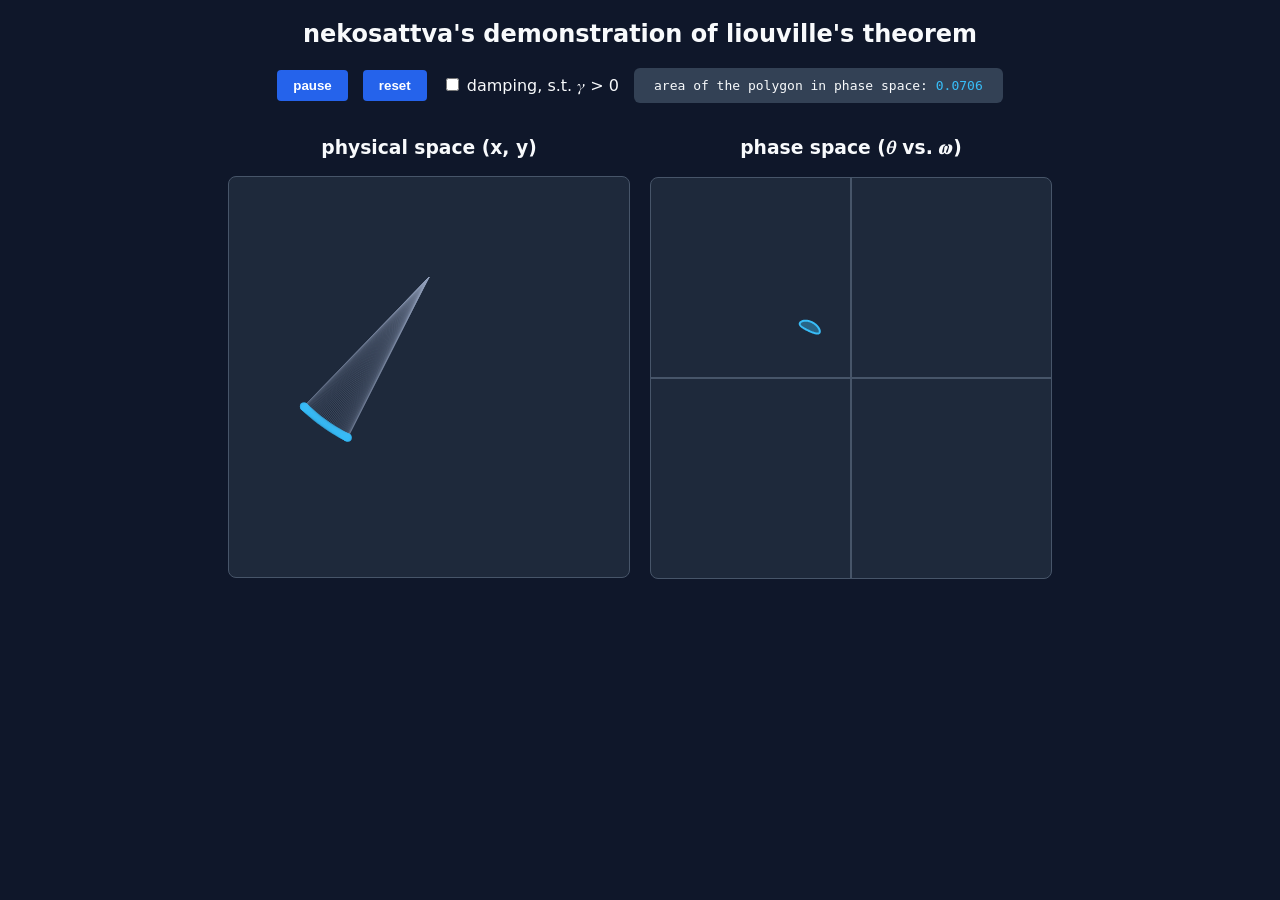
<file: pendulum_phase_space.html>
<!DOCTYPE html>
<!-- you can steal this from me if you want :) -->
<html lang="en">
<head>
    <meta charset="UTF-8">
    <title>nekosattva's demonstration of liouville's theorem</title>
    <style>
        body { font-family: system-ui, sans-serif; background: #0f172a; color: #f8fafc; margin: 20px; text-align: center; }
        .container { display: flex; justify-content: center; gap: 20px; flex-wrap: wrap; margin-top: 15px; }
        canvas { background: #1e293b; border: 1px solid #475569; border-radius: 8px; }
        .controls { margin-top: 15px; display: flex; gap: 15px; justify-content: center; align-items: center; }
        button { padding: 8px 16px; background: #2563eb; color: white; border: none; border-radius: 4px; cursor: pointer; font-weight: bold; }
        button:hover { background: #1d4ed8; }
        .stat-box { background: #334155; padding: 10px 20px; border-radius: 6px; font-family: monospace; }
    </style>
</head>
<body>
    <h2>nekosattva's demonstration of liouville's theorem</h2>
    <div class="controls">
        <button id="playBtn">pause</button>
        <button id="resetBtn">reset</button>
        <label><input type="checkbox" id="dampedCheck"> damping, s.t. 𝛾 > 0</label>
        <div class="stat-box">area of the polygon in phase space: <span id="areaVal" style="color: #38bdf8;">0.000</span></div>
    </div>

    <div class="container">
        <div>
            <h3>physical space (x, y)</h3>
            <canvas id="physCanvas" width="400" height="400"></canvas>
        </div>
        <div>
            <h3>phase space (𝜃 vs. 𝝎)</h3>
            <canvas id="phaseCanvas" width="400" height="400"></canvas>
        </div>
    </div>

    <script>
		// set up Canvas references
        const physCanvas = document.getElementById('physCanvas');
        const phaseCanvas = document.getElementById('phaseCanvas');
        const pCtx = physCanvas.getContext('2d');
        const phCtx = phaseCanvas.getContext('2d');
        
        let isRunning = true;
        let isDamped = false;
        
		//gravity 
        const g = 9.81, L = 1.0;
        const omega0Sq = g / L;
        
        // initial in phase space
        const N_BOUNDARY = 100;
        const centerTheta = 0.8, centerOmega = 0.0, radius = 0.15;
        let points = [];

		// set up ensemble
        function initEnsemble() {
            points = [];
            for (let i = 0; i < N_BOUNDARY; i++) {
                let angle = (i / N_BOUNDARY) * 2 * Math.PI;
                points.push({
                    theta: centerTheta + radius * Math.cos(angle),
                    omega: centerOmega + radius * Math.sin(angle)
                });
            }
        }

        // motion equations
        function derivatives(theta, omega, damped) {
            const gamma = damped ? 0.3 : 0.0;
            return {
                dTheta: omega,
                dOmega: -omega0Sq * Math.sin(theta) - gamma * omega
            };
        }

        // RK 4th order integration
        function stepRK4(pt, dt, damped) {
            let k1 = derivatives(pt.theta, pt.omega, damped);
            let k2 = derivatives(pt.theta + 0.5*dt*k1.dTheta, pt.omega + 0.5*dt*k1.dOmega, damped);
            let k3 = derivatives(pt.theta + 0.5*dt*k2.dTheta, pt.omega + 0.5*dt*k2.dOmega, damped);
            let k4 = derivatives(pt.theta + dt*k3.dTheta, pt.omega + dt*k3.dOmega, damped);

            pt.theta += (dt / 6) * (k1.dTheta + 2*k2.dTheta + 2*k3.dTheta + k4.dTheta);
            pt.omega += (dt / 6) * (k1.dOmega + 2*k2.dOmega + 2*k3.dOmega + k4.dOmega);
        }

        // polygon area -- shoelace formula 
        function calculatePhaseArea() {
            let area = 0;
            for (let i = 0; i < points.length; i++) {
                let j = (i + 1) % points.length;
                area += points[i].theta * points[j].omega;
                area -= points[j].theta * points[i].omega;
            }
            return Math.abs(area) / 2.0;
        }

        function draw() {
            // pivot and ball
            pCtx.clearRect(0, 0, physCanvas.width, physCanvas.height);
            const cx = 200, cy = 100, rodLength = 180;
            
            pCtx.strokeStyle = 'rgba(148, 163, 184, 0.15)';
            pCtx.fillStyle = 'rgba(56, 189, 248, 0.3)';
            
            points.forEach(pt => {
                let px = cx + rodLength * Math.sin(pt.theta);
                let py = cy + rodLength * Math.cos(pt.theta);
                pCtx.beginPath();
                pCtx.moveTo(cx, cy);
                pCtx.lineTo(px, py);
                pCtx.stroke();
                pCtx.beginPath();
                pCtx.arc(px, py, 4, 0, 2*Math.PI);
                pCtx.fill();
            });

            // phase space in canvas
            phCtx.clearRect(0, 0, phaseCanvas.width, phaseCanvas.height);
            
            // axes
            phCtx.strokeStyle = '#475569';
            phCtx.beginPath();
            phCtx.moveTo(0, 200); phCtx.lineTo(400, 200); // Theta axis
            phCtx.moveTo(200, 0); phCtx.lineTo(200, 400); // Omega axis
            phCtx.stroke();

            // Transform coordinates: Theta [-3, 3] -> [0, 400], Omega [-6, 6] -> [400, 0]
            function toCanvas(th, om) {
                return {
                    x: 200 + (th / 3.0) * 200,
                    y: 200 - (om / 6.0) * 200
                };
            }

            // phase space poly
            phCtx.beginPath();
            let start = toCanvas(points[0].theta, points[0].omega);
            phCtx.moveTo(start.x, start.y);
            for (let i = 1; i < points.length; i++) {
                let p = toCanvas(points[i].theta, points[i].omega);
                phCtx.lineTo(p.x, p.y);
            }
            phCtx.closePath();
            phCtx.fillStyle = isDamped ? 'rgba(239, 68, 68, 0.4)' : 'rgba(56, 189, 248, 0.4)';
            phCtx.strokeStyle = isDamped ? '#ef4444' : '#38bdf8';
            phCtx.lineWidth = 2;
            phCtx.fill();
            phCtx.stroke();
        }
		// update canvas
        function update() {
            if (isRunning) {
                const dt = 0.02;
                points.forEach(pt => stepRK4(pt, dt, isDamped));
                document.getElementById('areaVal').innerText = calculatePhaseArea().toFixed(4);
            }
            draw();
            requestAnimationFrame(update);
        }
		
		//button logic
        document.getElementById('playBtn').onclick = (e) => {
            isRunning = !isRunning;
            e.target.innerText = isRunning ? 'Pause' : 'Play';
        };
        document.getElementById('resetBtn').onclick = () => initEnsemble();
        document.getElementById('dampedCheck').onchange = (e) => {
            isDamped = e.target.checked;
        };

        initEnsemble();
        update();
    </script>
</body>
</html>
</file>
<file: words/style.css>
@import url('https://fonts.googleapis.com/css2?family=DM+Sans:wght@400;500;600;700&family=Manrope:wght@400;500;600;700;800&family=Noto+Sans+Arabic:wght@400;500;600&display=swap');
:root{--ink:#202f31;--muted:#737a75;--paper:#f6f3eb;--line:#dedfd4;--orange:#d65b38;--green:#375d4c;--soft:#eceee3}*{box-sizing:border-box}body{margin:0;background:var(--paper);color:var(--ink);font:14px 'DM Sans',Arial,sans-serif}.shell{max-width:1256px;margin:auto;padding:0 48px}button,a{-webkit-tap-highlight-color:transparent}button{font:inherit;cursor:pointer}button:disabled{cursor:default;opacity:.55}button:focus-visible,a:focus-visible{outline:3px solid var(--orange);outline-offset:5px}a{color:inherit;text-decoration:none}header{height:104px;border-bottom:1px solid var(--line);display:flex;align-items:center;justify-content:space-between}.brand{font:800 25px Manrope,Arial;letter-spacing:-1px;display:flex;align-items:center}.brand-dot{color:var(--orange)}.brand-icon{width:37px;height:37px;background:var(--ink);color:white;position:relative;font:21px Georgia;border-radius:11px;margin-right:12px;padding:0 6px}.brand-icon span{position:absolute;right:5px;bottom:0;font:19px Georgia}.header-note,.eyebrow,.stat-label,.local-badge{font-size:10px;letter-spacing:1.8px;font-weight:700}.header-note{color:var(--muted)}.plain{background:none;border:0;color:var(--ink);padding:8px 0;font-size:12px}.plain span{margin-left:10px}.intro{display:grid;grid-template-columns:1fr 1fr;min-height:365px;align-items:center;padding:34px 0 39px}.eyebrow{color:var(--green);margin-bottom:17px}h1{font:500 clamp(42px,4.7vw,64px)/1.08 Manrope,Arial;letter-spacing:-3px;margin:0 0 21px}h1 em{font-family:Georgia,serif;font-weight:400;color:var(--orange);letter-spacing:-2.7px}.intro p{color:var(--muted);line-height:1.8;font-size:14px;margin:0}.art{height:285px;position:relative;overflow:hidden;max-width:440px;width:100%;justify-self:end}.orbit{position:absolute;border:1px solid #d2d5c6;border-radius:50%;width:330px;height:200px;top:40px;left:38px;transform:rotate(-30deg)}.o2{transform:rotate(40deg);left:40px}.sun{position:absolute;width:170px;height:170px;border-radius:50%;background:#e5e8d8;left:118px;top:38px}.art-fa{position:absolute;font:64px 'Noto Sans Arabic',serif;color:var(--green);left:102px;top:5px;transform:rotate(-9deg)}.art-ru{position:absolute;font:italic 51px Georgia;color:var(--orange);top:133px;left:175px;transform:rotate(-9deg)}.art-note{position:absolute;font-size:9px;line-height:1.7;letter-spacing:2px;bottom:1px;left:13px;color:var(--muted)}.spark{position:absolute;right:30px;top:15px;color:var(--orange);font-size:45px}.stats{border:1px solid var(--line);border-radius:12px;padding:25px 28px;display:grid;grid-template-columns:1fr 1fr 1fr 1.35fr;align-items:center;gap:20px}.stats>div+div{border-left:1px solid var(--line);padding-left:28px}.stat-label{font-size:9px;color:var(--muted);display:block;margin-bottom:9px;letter-spacing:1.2px}.stats strong{font:600 28px Manrope,Arial;letter-spacing:-1px}.stats small{font:400 12px 'DM Sans',Arial;color:var(--muted);letter-spacing:0}.stats .stats-note{font-size:11px;line-height:1.8;display:flex;gap:13px;color:var(--muted)}.mini-star{font-size:33px;color:var(--green)}.workspace{margin-top:43px}.workspace-top{display:flex;justify-content:space-between;align-items:center;border-bottom:1px solid var(--line)}.tabs{display:flex;gap:29px}.tabs button{background:none;border:0;padding:0 0 17px;font-weight:700;color:var(--muted);border-bottom:3px solid transparent;margin-bottom:-1px;font-size:16px}.tabs button[aria-selected=true]{color:var(--ink);border-color:var(--orange)}.tabs span{font-size:12px;font-weight:400;margin-left:8px}.local-badge{font-size:8px;color:var(--muted);display:flex;align-items:center;gap:7px;letter-spacing:1.2px}.local-badge span{width:6px;height:6px;border-radius:100%;background:#6d8861}.lesson-heading{display:flex;align-items:center;justify-content:space-between;margin-top:32px;gap:15px}.lesson-heading .eyebrow{font-size:9px;letter-spacing:1.4px;margin-bottom:9px}h2{font:600 26px Manrope,Arial;letter-spacing:-1px;margin:0 0 10px}.lesson-heading p{color:var(--muted);font-size:12px;margin:0}.primary{background:var(--orange);color:white;border:0;border-radius:7px;padding:15px 20px;font-weight:600;font-size:12px;white-space:nowrap}.primary:hover{background:#bd482a}.primary span{margin-left:25px}.lesson-progress{height:3px;background:var(--line);margin:25px 0 23px;border-radius:3px;overflow:hidden}.lesson-progress div{height:100%;background:var(--green);transition:width .3s}.card-grid{display:grid;grid-template-columns:repeat(5,1fr);gap:13px}.word-card{min-height:210px;display:flex;flex-direction:column;background:#fffdf7;border:1px solid var(--line);border-radius:10px;padding:14px 16px;position:relative;transition:transform .15s,border-color .15s}.word-card:hover{transform:translateY(-3px);border-color:#a1ad99}.card-top{display:flex;align-items:center;justify-content:space-between;font-size:9px;color:var(--muted)}.card-top .review{font-size:8px;border-radius:4px;background:var(--soft);padding:3px 5px;color:var(--green)}.flip{background:none;border:0;color:var(--ink);padding:10px 0 8px;display:block;flex:1;width:100%}.native{font:500 26px Manrope,Arial;display:block;overflow-wrap:anywhere}.native[lang=fa]{font:500 30px/1.7 'Noto Sans Arabic',Tahoma,sans-serif}.reading{font-size:10px;color:var(--muted);display:block;margin-top:3px;overflow-wrap:anywhere}.meaning{display:block;font-size:12px;min-height:20px;margin-top:12px;font-weight:500}.hidden-meaning{color:#969d91;font-size:10px;font-weight:400}.studied{background:none;border:0;border-top:1px solid #edece2;text-align:left;padding:10px 0 0;color:var(--muted);font-size:10px}.studied[data-seen=true]{color:var(--green);font-weight:700}.word-card.is-seen{background:#f0f3e8;border-color:#bcc8b2}.lesson-footer{display:flex;justify-content:space-between;align-items:center;padding:15px 0 0;gap:15px;color:var(--muted);font-size:10px}.lesson-footer button{font-size:10px}.bottom-grid{display:grid;grid-template-columns:1.3fr 1fr;gap:65px;border-top:1px solid var(--line);margin-top:38px;padding:33px 0}.bottom-grid .eyebrow{font-size:9px;color:var(--muted)}h3{font:500 23px/1.4 Manrope,Arial;letter-spacing:-.6px;margin:0 0 23px}.steps{display:flex;gap:7px}.step{flex:1;border-top:3px solid #d8dbcd;padding-top:10px;color:var(--muted);font-size:10px;line-height:1.8}.step.active{border-color:var(--green);color:var(--green)}.step strong{display:block;font-size:10px}.path p{font-size:11px;color:var(--muted);line-height:1.8;max-width:470px;margin-top:20px}.history-row{padding:11px 0;border-bottom:1px solid var(--line);display:flex;justify-content:space-between;gap:10px;font-size:11px}.history-row span{color:var(--muted)}.empty-history{color:var(--muted);padding:28px 0;font-size:12px;line-height:1.8}.empty-history b{color:var(--ink);display:block;font-weight:500;margin-bottom:6px}footer{border-top:1px solid var(--line);padding:23px 0 30px;display:flex;align-items:center;justify-content:space-between;font-weight:700;font-size:12px}.muted{color:var(--muted);font-size:10px;font-weight:400;margin-left:15px}footer button{font-size:10px!important}dialog{background:var(--paper);color:var(--ink);border:1px solid var(--line);border-radius:16px;padding:40px;width:min(560px,94vw);max-height:90vh;box-shadow:0 25px 100px #10201933}dialog::backdrop{background:#17272280;backdrop-filter:blur(4px)}.close{position:absolute;right:20px;top:10px;font-size:19px}.quiz-word{font-size:42px!important;text-align:center;margin:24px 0 8px}.quiz-options{display:grid;grid-template-columns:1fr 1fr;gap:10px;margin:25px 0}.option{padding:18px 12px;background:#fffdf7;border:1px solid var(--line);color:var(--ink);border-radius:7px;font-size:14px}.option:hover:not(:disabled){border-color:var(--green)}.option.correct{border-color:var(--green);background:#e2ecd8;color:var(--green)}.option.incorrect{border-color:var(--orange);background:#f9e2d6;color:#a53d25}.quiz-meta{display:flex;justify-content:space-between;gap:10px;font-size:11px;color:var(--muted)}.quiz-feedback{min-height:24px;font-size:13px;line-height:1.8}.quiz-next{width:100%;margin-top:20px}.result-score{font:500 75px Manrope,Arial;color:var(--green);letter-spacing:-4px;margin:22px 0}.result-score small{font-size:24px;letter-spacing:0}dialog p{line-height:1.8;color:#59645d;font-size:13px}dialog h2{margin-top:12px}.result-review{margin:20px 0;max-height:190px;overflow:auto}.result-review>div{font-size:12px;padding:9px 0;border-bottom:1px solid var(--line);display:flex;justify-content:space-between;gap:15px}.result-review [lang=fa]{font-family:'Noto Sans Arabic',Tahoma}#toast{position:fixed;bottom:24px;left:50%;transform:translateX(-50%);background:var(--ink);color:white;border-radius:8px;padding:12px 20px;font-size:12px;opacity:0;pointer-events:none;transition:opacity .2s;z-index:10}#toast.show{opacity:1}#storage-warning{padding:12px;color:#903c28;background:#f9e2d6;border-radius:7px;margin-bottom:12px;font-size:12px}
@media(min-width:1400px){.shell{max-width:1340px}.intro{min-height:385px}.word-card{min-height:225px}}
@media(max-width:950px){.shell{padding:0 28px}.card-grid{grid-template-columns:repeat(3,1fr)}.stats{grid-template-columns:repeat(3,1fr)}.stats .stats-note{display:none}.bottom-grid{gap:35px}.native{font-size:25px}.art{transform:scale(.85);transform-origin:right center}.header-note{display:none}}
@media(max-width:600px){.shell{padding:0 20px}header{height:78px}.brand{font-size:22px}.intro{grid-template-columns:1fr;min-height:0;padding:32px 0}.intro h1{font-size:47px}.art{display:none}.intro p{font-size:13px}.stats{padding:19px 14px;gap:12px}.stats>div+div{padding-left:12px}.stats strong{font-size:25px}.stats small{display:block;font-size:10px;margin-top:4px}.stat-label{font-size:8px;letter-spacing:.7px;min-height:20px}.workspace{margin-top:30px}.local-badge{display:none}.tabs{gap:25px}.tabs button{font-size:15px}.lesson-heading{align-items:flex-start;flex-direction:column;margin-top:26px}.lesson-heading .primary{width:100%;display:flex;justify-content:space-between;margin-top:6px}h2{font-size:25px}.lesson-heading p{line-height:1.6}.card-grid{grid-template-columns:repeat(2,minmax(0,1fr));gap:10px}.word-card{padding:12px;min-height:205px}.native{font-size:23px}.native[lang=fa]{font-size:28px}.lesson-footer{align-items:flex-start;line-height:1.7}.lesson-footer span{max-width:65%}.lesson-footer button{padding:0;white-space:nowrap}.bottom-grid{grid-template-columns:1fr;gap:25px;margin-top:28px}.bottom-grid h3{font-size:22px}.history{border-top:1px solid var(--line);padding-top:25px}.muted{display:block;margin:6px 0 0}dialog{padding:32px 22px}.quiz-word{font-size:36px!important}.quiz-options{gap:8px}.option{font-size:13px;padding:17px 7px}.result-score{font-size:60px}footer{align-items:flex-start}.brand-icon{width:32px;height:32px}.header-note{display:none}}
@media(prefers-reduced-motion:reduce){*{transition:none!important;scroll-behavior:auto!important}}

/* Four independent daily language lessons. */
.workspace-top{flex-wrap:wrap;gap:16px}.tabs{flex-wrap:wrap}.native[lang="zh-Hans"]{font-family:"Noto Sans SC","Microsoft YaHei",sans-serif}.native[lang="fr"]{font-size:clamp(22px,2.5vw,32px)}.reading{overflow-wrap:anywhere}@media(max-width:600px){.tabs{width:100%;display:grid;grid-template-columns:1fr 1fr}.tabs button{min-width:0;padding:12px 8px}.tabs button span{display:inline-block}.local-badge{margin-left:auto}}
</file>
<file: words/grammar/grammar.css>
.skip-link{position:absolute;left:20px;top:-80px;background:var(--ink);color:white;padding:14px;z-index:20}.skip-link:focus{top:10px}.page-links{display:flex;gap:24px;align-items:center}a:hover{text-decoration:underline;text-underline-offset:4px}.brand:hover{text-decoration:none}.grammar-intro{padding:52px 0 34px;max-width:820px}.grammar-intro h1{font-size:clamp(42px,4.7vw,62px);margin-bottom:23px}.grammar-intro>p{max-width:580px;font-size:15px;line-height:1.9;color:var(--muted)}.grammar-intro .scope,.scope{font-size:11px;line-height:1.8;color:var(--muted);max-width:660px}.language-links{display:flex;gap:12px;margin:24px 0}.language-links a{display:flex;align-items:center;gap:15px;border:1px solid var(--line);padding:16px 23px;border-radius:8px;background:#fffdf7;font-size:12px}.language-links strong{font-size:17px;font-weight:600}.language-links [lang=fa]{font-family:'Noto Sans Arabic',Tahoma,sans-serif}.grammar-layout{display:grid;grid-template-columns:210px minmax(0,1fr);gap:42px;border-top:1px solid var(--line);padding:36px 0 45px}.contents{align-self:start;position:sticky;top:22px;max-height:calc(100vh - 44px);overflow:auto;padding:3px 14px 12px 0}.contents nav{display:flex;flex-direction:column;gap:8px}.contents .eyebrow{margin:0 0 10px}.contents a{font-size:11px;color:var(--muted);line-height:1.7}.contents .language-nav{font-size:12px;font-weight:700;color:var(--ink);margin:14px 0 4px}.contents .language-nav:first-of-type{margin-top:0}.chapters{min-width:0}.language-heading{display:flex;align-items:center;justify-content:space-between;gap:20px;margin:0 0 22px}.language-heading h2{font-size:32px;margin:0}.language-heading h2 span{color:var(--muted);font-size:23px;font-weight:400;margin-left:12px}.language-heading h2 [lang=fa]{font-family:'Noto Sans Arabic',Tahoma,sans-serif;font-size:28px}.language-heading .eyebrow{font-size:9px;letter-spacing:1.3px;margin:0 0 9px}.language-heading>a{font-size:11px;color:var(--muted);white-space:nowrap}.language-section+.language-section{margin-top:52px;padding-top:32px;border-top:1px solid var(--line)}.grammar-card{background:#fffdf7;border:1px solid var(--line);border-radius:11px;padding:26px 28px;margin-bottom:17px;scroll-margin-top:20px}.language-section,.source-notes{scroll-margin-top:22px}.grammar-card h3{font-size:20px;font-weight:600;letter-spacing:-.5px;margin:0 0 15px;display:flex;gap:13px;align-items:baseline;line-height:1.5}.grammar-card h3>span{font:500 10px 'DM Sans',Arial;color:var(--orange);letter-spacing:1px;flex:none}.grammar-card p{font-size:13px;line-height:1.95;color:#53605a;margin:12px 0}.grammar-card strong{color:var(--ink);font-weight:600}.grammar-card [lang=fa]{font-family:'Noto Sans Arabic',Tahoma,sans-serif;line-height:2.1}.grammar-card p>span[lang=fa]{display:inline-block;font-size:16px;unicode-bidi:isolate}.grammar-card p>span[lang=ru]{font-size:15px;unicode-bidi:isolate;color:var(--ink)}.example{padding:16px 20px;background:#f0f2e8;border-radius:7px;margin:17px 0}.example p{margin:0!important;font-size:12px!important;color:var(--ink)}.example p[lang]{font-size:23px!important;color:var(--ink);line-height:1.9}.example p[lang=fa]{text-align:right;font-size:25px!important;margin-bottom:5px!important}.example .reading{font-size:11px;line-height:1.8;margin:0 0 6px;color:#657164}.example small{display:block;font-size:11px;line-height:1.8;margin-top:4px;color:var(--muted)}.pattern{padding:12px 17px;background:var(--soft);border-radius:7px;display:flex;align-items:center;gap:16px;flex-wrap:wrap;font-size:11px;color:var(--muted);margin:15px 0}.pattern>span[lang=fa]{font-size:23px;color:var(--ink)}.pattern b[lang=fa]{font-size:18px}.table-wrap{overflow-x:auto;border:1px solid var(--line);border-radius:7px;margin:18px 0}.table-wrap:focus-visible{outline:2px solid var(--orange);outline-offset:3px}table{width:100%;border-collapse:collapse;text-align:left;font-size:12px;line-height:1.7}caption{text-align:left;padding:12px 15px;background:#f1f2e9;color:var(--green);font-size:11px;font-weight:600}th,td{padding:10px 15px;border-top:1px solid var(--line);vertical-align:top}thead th{color:var(--muted);font-size:10px;letter-spacing:.5px;font-weight:600}tbody th{font-weight:500;color:var(--muted)}td[lang=fa]{font-size:20px;text-align:right;min-width:88px;white-space:nowrap}td[lang=ru],th[lang=ru],td>span[lang=ru]{font-size:16px;white-space:nowrap;color:var(--ink)}td small{display:block;font-size:10px;color:var(--muted);line-height:1.7;margin-top:3px}.grammar-card .source{font-size:10px;color:var(--muted);margin:20px 0 0}.source a{color:var(--green);text-decoration:underline;text-underline-offset:3px}.source-notes{padding:30px 0 0}.source-notes h2{font-size:25px}.source-notes p{font-size:12px;line-height:1.9;color:var(--muted)}.source-notes p a{color:var(--green);text-decoration:underline;text-underline-offset:3px}.source-notes .scope{font-size:11px}.back-to-words{display:block;background:var(--green);color:white;border-radius:7px;padding:17px 20px;font-size:12px;font-weight:500;margin-top:25px}footer a{font-size:10px!important}
@media(max-width:950px){.grammar-layout{grid-template-columns:165px minmax(0,1fr);gap:25px}.grammar-card{padding:23px}.grammar-card h3{font-size:19px}.page-links{gap:18px}.grammar-intro{padding-top:35px}}
@media(max-width:700px){.grammar-layout{display:block;padding-top:23px}.contents{position:static;max-height:none;margin-bottom:28px;padding:0 0 23px;border-bottom:1px solid var(--line)}.contents nav{display:grid;grid-template-columns:1fr 1fr;gap:8px 20px}.contents .eyebrow,.contents .language-nav{grid-column:1 / -1}.grammar-intro{padding:32px 0 22px}.grammar-intro h1{font-size:45px}.grammar-intro>p{font-size:13px}.grammar-intro .scope{font-size:10px}.language-links{gap:9px}.language-links a{gap:9px;padding:13px 15px;font-size:10px}.language-links strong{font-size:15px}.language-links [lang=ru]{font-size:10px}.language-heading{align-items:flex-start}.language-heading h2{font-size:28px}.language-heading h2 span{font-size:19px;margin-left:7px}.language-heading>a{font-size:10px;padding-top:18px}.grammar-card{padding:21px 18px}.grammar-card h3{font-size:19px;gap:9px}.grammar-card p{font-size:12px}.example{padding:13px 15px}.example p[lang]{font-size:20px!important}.example p[lang=fa]{font-size:23px!important}.table-wrap th,.table-wrap td{padding:9px 11px}.page-links{gap:14px}.page-links a{font-size:10px}.grammar-layout+.footer{margin-top:0}header .brand{font-size:20px}header .brand-icon{margin-right:8px}.language-section+.language-section{margin-top:35px}}
@media(max-width:380px){.page-links a:last-child{display:none}.language-links a{gap:7px;padding:12px}.language-links [lang=ru]{display:none}.grammar-card{padding:18px 14px}}
@media print{body{background:white;color:black;font-size:10pt}.shell{max-width:none;padding:0}.skip-link,.page-links,.contents,.language-links,.language-heading>a,.back-to-words,footer{display:none}header{height:auto;padding:0 0 12px}.brand{font-size:18px}.grammar-intro{padding:18px 0}.grammar-intro h1{font-size:31px}.grammar-intro h1 br{display:none}.grammar-intro>p{max-width:none}.grammar-layout{display:block;padding-top:18px}.grammar-card{background:white;border-color:#bbb;padding:15px 18px;box-shadow:none}.grammar-card h3,.language-heading{break-after:avoid}.grammar-card h3{font-size:16px}.grammar-card p{font-size:10pt}.table-wrap{overflow:visible;break-inside:avoid}.example{background:#f4f4f4;break-inside:avoid}tr{break-inside:avoid}.language-section+.language-section{break-before:page;border:0;margin-top:0;padding-top:0}a{color:inherit;text-decoration:none}.source a,.source-notes p a{font-size:9pt;text-decoration:underline}.source-notes{break-inside:avoid}.source-notes h2{font-size:18px}}

.language-links{flex-wrap:wrap}.page-links{flex-wrap:wrap;justify-content:flex-end}.grammar-intro .scope{max-width:780px}.grammar-card [lang=fr],.grammar-card [lang=zh-Hans]{color:var(--ink);unicode-bidi:isolate}.grammar-card p>span[lang=zh-Hans]{font-size:17px}.grammar-card td[lang=fr],.grammar-card th[lang=fr]{font-size:14px}.grammar-card td[lang=zh-Hans]{font-size:19px;white-space:nowrap}.grammar-quiz{border:1px solid #bdc8b3;background:#f0f3e8;border-radius:12px;padding:30px 34px;margin:0 0 38px;scroll-margin-top:20px}.grammar-quiz>p{font-size:13px;line-height:1.9;color:var(--muted)}.grammar-quiz .eyebrow{font-size:9px;margin-bottom:12px}.grammar-quiz h2{font-size:28px}.grammar-quiz #quiz-app{max-width:800px;margin-top:25px}.quiz-controls{display:flex;gap:12px;margin:10px 0 15px;align-items:stretch}.quiz-controls select{font:inherit;padding:12px 15px;border:1px solid #b9c3b0;background:#fffdf7;color:var(--ink);border-radius:6px;min-width:210px;max-width:100%}#quiz-start-form label{font-size:12px;font-weight:600}.quiz-small{font-size:10px!important;color:#66735e!important;line-height:1.8}.question-title{font-size:21px!important;line-height:1.6!important;margin:15px 0!important;outline:none}.question-title:focus-visible{outline:2px solid var(--green);outline-offset:5px}.quiz-sentence{font-size:25px;line-height:1.9;margin:15px 0 5px;overflow-wrap:anywhere}.quiz-sentence [lang=fa]{font-family:'Noto Sans Arabic',Tahoma;font-size:30px;display:block;text-align:right}.quiz-reading{font-size:12px;color:var(--muted);margin:0 0 15px}.grammar-options{display:grid;grid-template-columns:1fr 1fr;gap:10px;margin:20px 0}.grammar-option{display:flex;align-items:center;gap:12px;text-align:left;padding:15px 17px;background:#fffdf7;border:1px solid #c7cdbf;border-radius:7px;line-height:1.8;color:var(--ink);min-width:0}.grammar-option>span[lang]{flex:1;overflow-wrap:anywhere;font-size:15px}.grammar-option>span[lang=fa]{font-family:'Noto Sans Arabic',Tahoma;font-size:20px}.grammar-option>span[lang=zh-Hans]{font-size:20px}.grammar-option>span[lang=en]{font-size:12px}.grammar-option:hover:not(:disabled){border-color:var(--green);background:#fff}.grammar-option:disabled{opacity:1;cursor:default}.grammar-option.right{border-color:var(--green);background:#ddebd2}.grammar-option.wrong{border-color:var(--orange);background:#f7e1d6}.answer-number{font-size:10px;color:var(--muted);flex:none}.answer-mark{font-size:9px;color:var(--ink);flex:none}.grammar-feedback{background:#fffdf7;border-left:3px solid var(--green);padding:16px 20px;margin:18px 0;outline:none;font-size:13px;line-height:1.8}.grammar-feedback p{margin:8px 0;font-size:12px}.grammar-feedback a,.quiz-review a{color:var(--green);font-size:11px;text-decoration:underline;text-underline-offset:3px}.quiz-bottom{display:flex;justify-content:space-between;gap:15px;align-items:center;margin-top:15px}.quiz-bottom .plain{font-size:10px}.grammar-score{font:500 66px Manrope,Arial;color:var(--green);letter-spacing:-3px;margin:15px 0}.grammar-score small{font-size:24px;letter-spacing:0}.quiz-review{padding-left:24px;margin-top:30px}.quiz-review li{padding:18px 0;border-top:1px solid #cbd2c2;font-size:12px;line-height:1.9}.quiz-review li p{margin:8px 0}.review-heading{display:flex;justify-content:space-between;gap:15px;font-size:10px}.review-right{color:var(--green)}.review-wrong{color:#a74627}.quiz-review [lang=fa]{font-family:'Noto Sans Arabic',Tahoma;font-size:18px}.quiz-review [lang=zh-Hans]{font-size:17px}.quiz-review [lang=ru],.quiz-review [lang=fr]{font-size:15px}.quiz-review .review-sentence{margin:10px 0}.grammar-quiz .lesson-progress{margin:16px 0}.grammar-quiz .quiz-meta{flex-wrap:wrap}
@media(max-width:700px){header{height:auto;min-height:78px;padding:17px 0;gap:15px;flex-wrap:wrap}.page-links{gap:16px}.language-links a{flex:1 1 42%;justify-content:space-between}.language-links [lang=ru]{display:inline}.grammar-quiz{padding:23px 18px}.grammar-quiz h2{font-size:25px}.quiz-controls{flex-direction:column}.quiz-controls select{width:100%;min-width:0}.quiz-controls .primary{text-align:center;white-space:normal}.grammar-options{grid-template-columns:1fr}.question-title{font-size:19px!important}.grammar-option{padding:14px}.quiz-bottom{align-items:flex-start;flex-direction:column;gap:0}.grammar-feedback{padding:13px 15px}.quiz-sentence{font-size:22px}.grammar-score{font-size:55px}}
@media print{.grammar-quiz{display:none}.language-section+.language-section{break-before:page}}

/* Expandable intermediate and advanced reference chapters. */
.level-intro{display:flex;align-items:baseline;justify-content:space-between;flex-wrap:wrap;gap:10px;margin:24px 0 15px}.level-intro h3{font-size:16px;font-weight:600;margin:0}.level-jumps{display:flex;gap:18px;font-size:11px;color:var(--green)}.contents .level-nav{color:var(--green);font-weight:600}.grammar-level{border:1px solid #c5cebc;border-radius:11px;background:#f0f3e8;margin:22px 0;scroll-margin-top:22px}.grammar-level>summary{display:flex;align-items:center;justify-content:space-between;gap:20px;list-style:none;cursor:pointer;padding:23px 25px;border-radius:10px}.grammar-level>summary::-webkit-details-marker{display:none}.grammar-level>summary:hover{background:#e8eddf}.grammar-level>summary:focus-visible{outline:3px solid var(--green);outline-offset:4px}.level-summary{display:flex;flex-direction:column;gap:9px;min-width:0}.level-summary .eyebrow{font-size:9px;margin:0;letter-spacing:1.2px}.level-title{font-family:Manrope,Arial,sans-serif;font-size:23px;font-weight:600;letter-spacing:-.6px;color:var(--ink)}.level-topics{font-size:11px;line-height:1.8;color:var(--muted)}.level-toggle{width:32px;height:32px;border:1px solid #b6c0ac;border-radius:50%;flex:none;display:grid;place-items:center;color:var(--green);font-size:23px}.level-toggle::before{content:'+'}.grammar-level[open]>.level-toggle::before,.grammar-level[open]>summary .level-toggle::before{content:'−'}.grammar-level[open]>summary{border-bottom:1px solid #c5cebc;border-radius:10px 10px 0 0}.level-body{padding:0 18px 4px}.level-note{font-size:11px;line-height:1.8;color:var(--muted);margin:18px 8px}.level-body .grammar-card{background:#fffdf7}.level-body .grammar-card h3{font-size:19px}.level-body .grammar-card:last-child{margin-bottom:14px}
@media(max-width:700px){.grammar-level>summary{padding:20px 17px;gap:12px}.level-title{font-size:21px}.level-topics{font-size:10px}.level-body{padding:0 10px 0}.level-body .grammar-card{padding:19px 15px}.level-intro{margin-top:20px}.level-jumps{gap:14px;font-size:10px}}
@media print{.level-jumps,.level-toggle,.level-note{display:none}.grammar-level{background:white;border-color:#aaa;break-inside:auto}.grammar-level>summary{padding:14px 18px;break-after:avoid;cursor:auto}.level-title{font-size:18px}.level-body{padding:0 10px}.grammar-level::details-content{display:block;content-visibility:visible}.grammar-level:not([open])>.level-body{display:block}.level-topics{font-size:9pt}.level-intro{break-after:avoid}}
</file>
